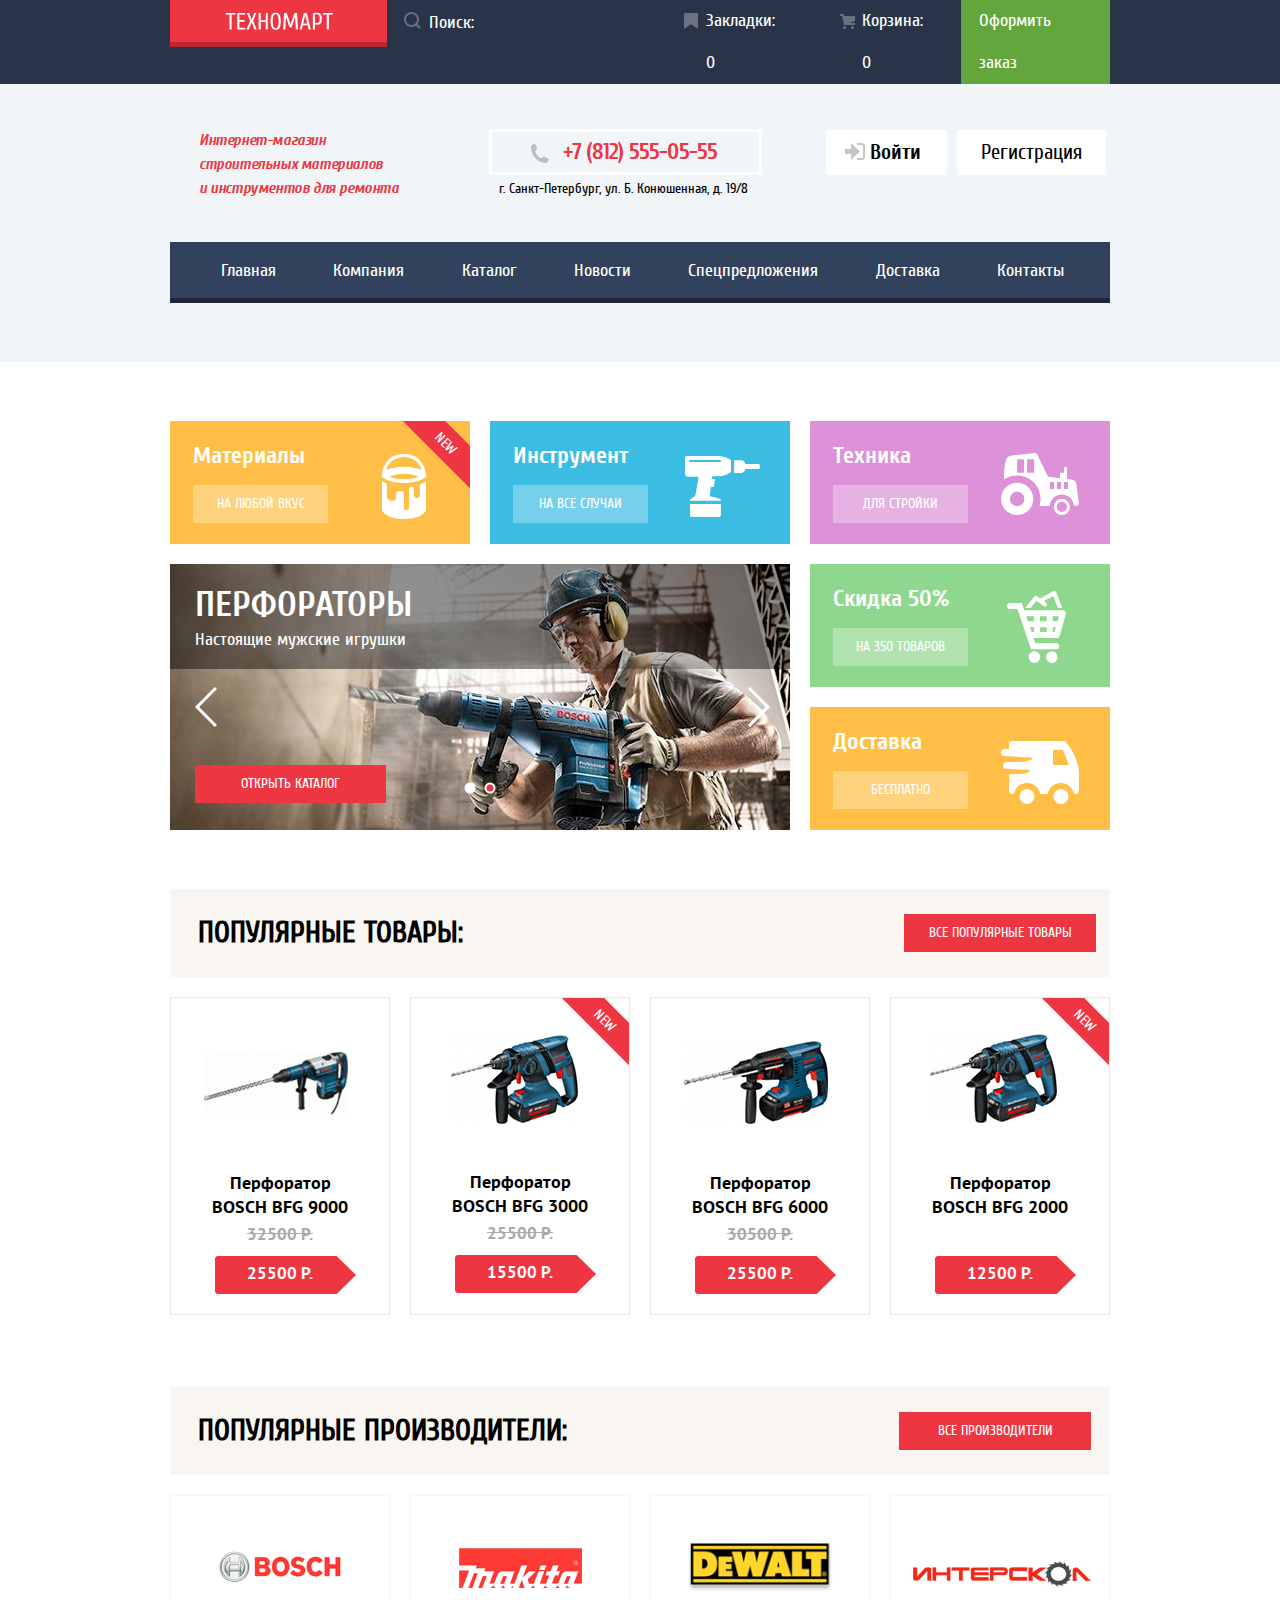
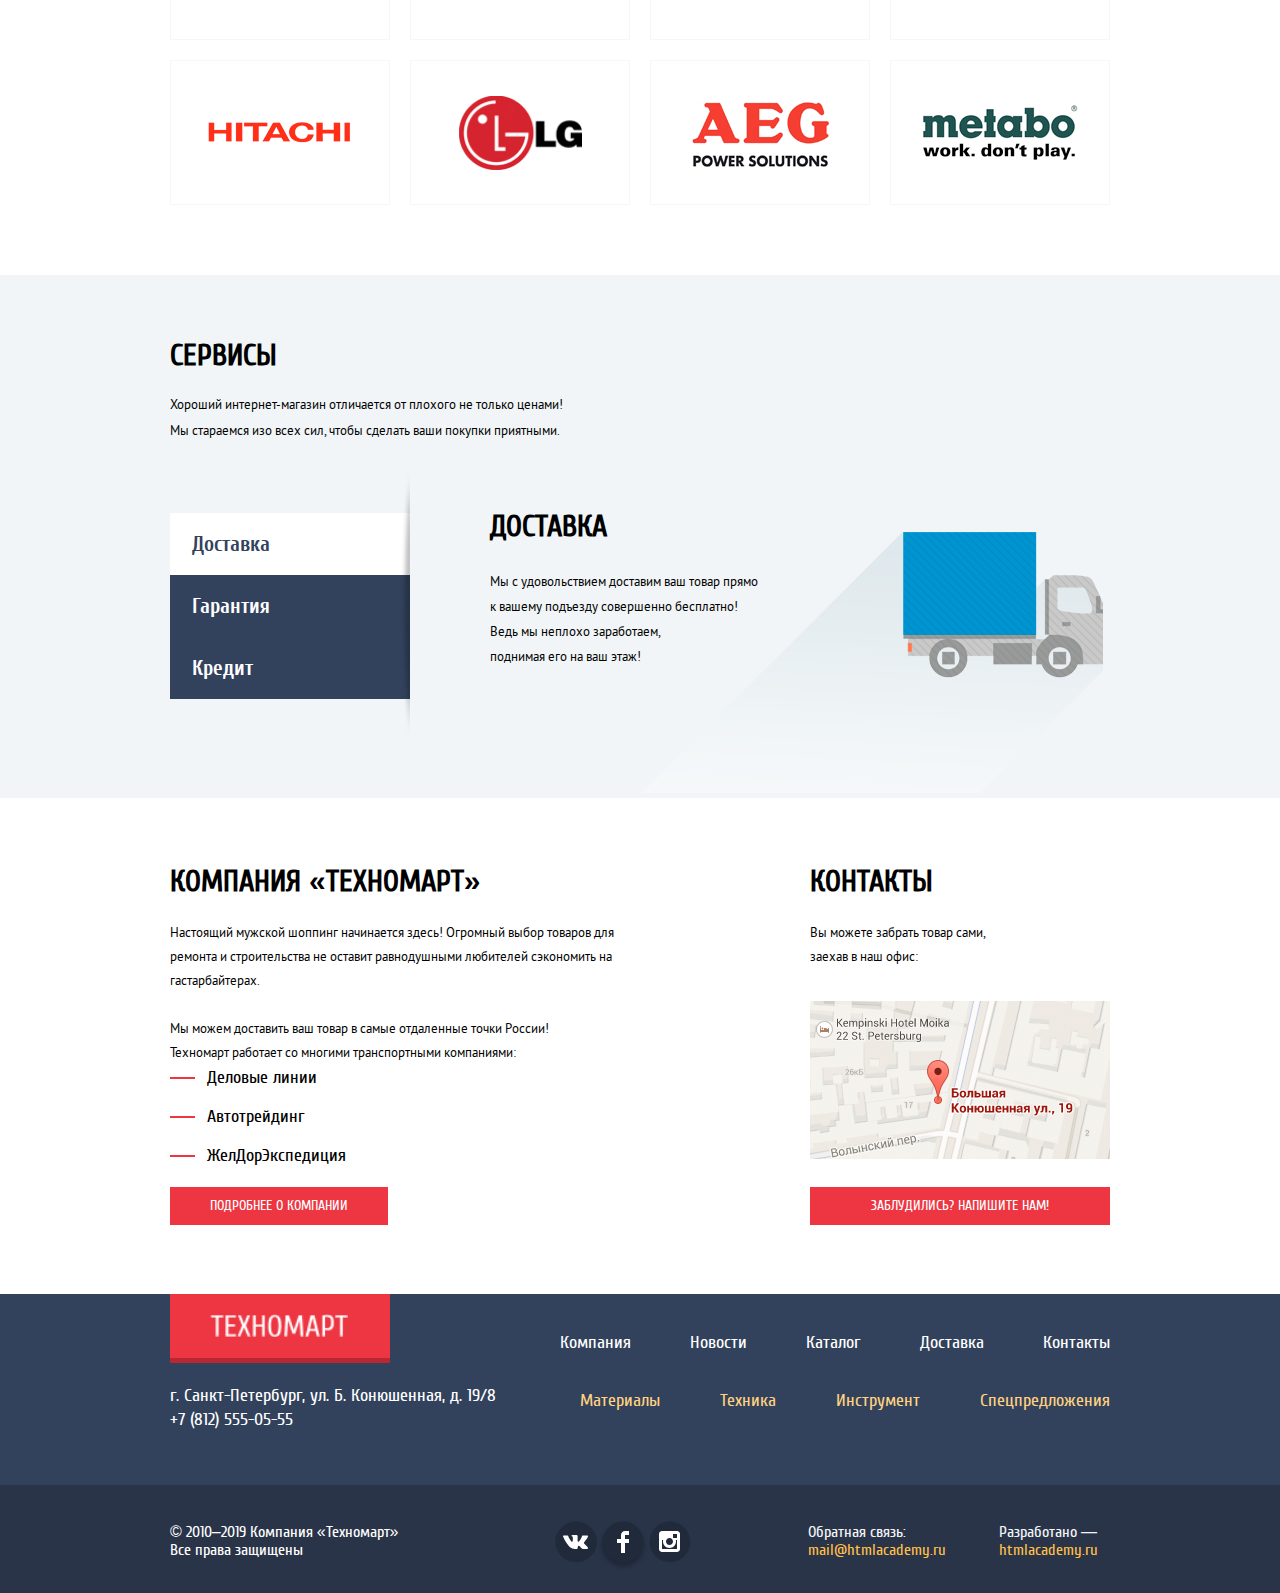
<file: index.html>
<!DOCTYPE html>
<html lang="ru">
  <head>
    <meta charset="utf-8">
    <title>HTML Academy: Техномарт</title>
    <link rel="stylesheet" href="css/normalize.css">
    <link rel="stylesheet" href="css/minify-style.css">
  </head>
  <body>
    <header class="header">
      <div class="header-top">
        <div class="header-top-container">
          <a class="logo-container"><span class="visually-hidden">Техномарт</span>
            <img src="img/logo-technomart.png" alt="Техномарт" class="logo-img" width="108" height="17">
          </a>
          <div class="header-search">
            <form action="https://echo.htmlacademy.ru">
             <label><input type="search" name="search" placeholder="Поиск:"></label>
             <button class="search-button" type="submit" value="Найти" aria-label="Поиск по запросу">
              <svg xmlns="http://www.w3.org/2000/svg" width="17" height="17" viewBox="0 0 17 17">
                <path d="M17 15.586l-3.542-3.542A7.465 7.465 0 0 0 15 7.5 7.5 7.5 0 1 0 7.5 15c1.71 0 3.282-.579 4.544-1.542L15.586 17 17 15.586zM2 7.5C2 4.467 4.467 2 7.5 2 10.532 2 13 4.467 13 7.5c0 3.032-2.468 5.5-5.5 5.5A5.506 5.506 0 0 1 2 7.5z"/>
              </svg>
              </button>
             </form>
          </div>
          <div class="header-actions-container">
            <a class="bookmarks" href="#">Закладки: 0</a>
            <a class="basked" href="#">Корзина: 0</a>
            <a class="checkout" href="#">Оформить заказ</a>
          </div>
         </div>
         </div>
         <div class="header-bottom main-header">
            <span class="info-text-header">Интернет-магазин <br> строительных материалов <br> и инструментов для ремонта</span>
            <div class="header-contacts">
              <div class="header-phone-container">
                <a class="header-phone" href="tel:+78125550555">+7 (812) 555-05-55</a>
              </div>
              <span class="header-address">г. Санкт-Петербург, ул. Б. Конюшенная, д. 19/8</span>
            </div>
            <div class="buttons-container">
              <a class="sing-in-link" href="#">
                <svg class="svg-sing-in" xmlns="http://www.w3.org/2000/svg" width="20" height="17" viewBox="0 0 20 17">
                  <path d="M14.875 8.5L6 0v6H0v5h6v6z"/>
                  <path d="M16.986 15.01h-5.027V17h5.027c2.178 0 3.004-1.81 3.029-3.026V3.028C19.99 1.811 19.164 0 16.986 0h-5.027v1.99h5.027c.839 0 .992.681 1.01 1.057v10.904c-.017.376-.171 1.059-1.01 1.059z"/>
                </svg>
                 Войти
                </a>
                <a class="registration-link" href="#">Регистрация</a>
            </div>
         </div>
         <nav class="header-nav">
           <ul class="nav-list">
              <li class="header-nav-item">
                <a class="header-nav-link" href="#">Главная</a>
              </li>
              <li class="header-nav-item">
                <a class="header-nav-link" href="#">Компания</a>
             </li>
              <li class="header-nav-item">
                <a class="header-nav-link" href="catalog.html">Каталог</a>
              </li>
              <li class="header-nav-item">
               <a class="header-nav-link" href="#">Новости</a>
              </li>
              <li class="header-nav-item">
                <a class="header-nav-link" href="#">Спецпредложения</a>
             </li>
              <li class="header-nav-item">
               <a class="header-nav-link" href="#">Доставка</a>
             </li>
             <li class="header-nav-item">
               <a class="header-nav-link" href="#">Контакты</a>
             </li>
           </ul>
          </nav>
         </header>
         <main class="index-main">
           <div class="main-nav-catalog">
            <div class="top-main-nav">
              <div class="main-nav-container color-yellow-yellow new">
                <h2 class="title-item-container">Материалы</h2>
                <a class="descr-text item-description" href="#">на любой вкус</a>
                <div class="catalog-left-image">Картинка для блока</div>
              </div>
              <div class="main-nav-container color-blue">
                <h2 class="title-item-container">Инструмент</h2>
                <a class=" descr-text item-description" href="#">на все случаи</a>
                <div class="catalog-center-image">Картинка для блока</div>
              </div>
              <div class="main-nav-container color-lilac">
                <h2 class="title-item-container">Техника</h2>
                <a class="descr-text item-description" href="#">для стройки</a>
                <div class="catalog-right-image">Картинка для блока</div>
              </div>
             </div>
             <div class="bottom-main-nav">
              <div class="slider">
                <div class="slides">
                  <div class="slide-drill ">
                    <div class="slider-title">
                      <h2 class="slide-heading">Дрели</h2>
                      <p class="slide-description">Соседям на радость!</p>
                    </div>
                    <a class="slider-btn btn btn-text" href="#">Открыть каталог</a>
                  </div>
                  <div class="slide-hummer active">
                    <div class="slider-title">
                      <h2 class="slide-heading">Перфораторы</h2>
                      <p class="slide-description">Настоящие мужские игрушки</p>
                    </div>
                    <a class="slider-btn btn btn-text" href="#">Открыть каталог</a>
                  </div>
                </div>
                <div class="slider-controls">
                  <button class="slider-arrow slider-arrow-left">
                    <svg xmlns="http://www.w3.org/2000/svg" width="22" height="40" viewBox="0 0 22 40">
                      <path fill="#FFF" d="M19.83-.035l2.089 2.099L4.13 19.947l17.847 17.939-2.09 2.099L-.048 19.947z"/>
                    </svg>
                  </button>
                  <button class="slider-arrow slider-arrow-right">
                    <svg xmlns="http://www.w3.org/2000/svg" width="22" height="40" viewBox="0 0 22 40">
                      <path fill="#FFF" d="M2.098-.035L.009 2.064l17.789 17.883L-.048 37.886l2.089 2.099 19.935-20.038z"/>
                    </svg>
                  </button>
                  <ul class="slider-pagination">
                    <li class="slider-pagination-item active-slide"></li>
                    <li class="slider-pagination-item "></li>
                  </ul>
                </div>
              </div>
               <div class="bottom-aside-container">
                <div class="main-nav-container color-green">
                  <h2 class="title-item-container">Скидка 50%</h2>
                  <a class="descr-text item-description" href="#">на 350 товаров</a>
                  <div class="catalog-top-image">Картинка для блока</div>
                </div>
                <div class="main-nav-container color-yellow">
                  <h2 class="title-item-container">Доставка</h2>
                  <a class="descr-text item-description" href="#">бесплатно</a>
                  <div class="catalog-bottom-image">Картинка для блока</div>
                </div>
              </div>
             </div>
            </div>
            <div class="main-popular-goods">
             <div class="popular-goods-container">
                <div class="header-text popular-text">
                 <h2>Популярные товары:</h2>
                  <a class="btn btn-text" href="#">Все популярные товары</a>
                </div>
                <div class="popular-goods-wrapp">
                  <div class="product-item-container">
                    <div class="product-item">
                      <img class="product-6000" src="img/bfg9000.jpg" alt="Перфоратор BOSCH" width="144" height="128">
                      <p class="title-item"> <a class="title-item-link" href="#">Перфоратор BOSCH BFG 9000</a></p>
                      <span class="price-item-crossed">32500 Р.</span>
                      <span class="price-product"><a class="price-product-container" href="#">25500 Р.</a></span>
                      <div class="hover-container-item">
                        <div class="buy"><a class="buy-product-link" href="#">Купить</a></div>
                        <div class="bookmark"><a class="in-bookmarks-link" href="#">В закладки</a></div>
                      </div>
                    </div>
                  </div><div class="product-item-container new-container">
                    <div class="product-item">
                      <img class="product-3000" src="img/bfg3000.jpg" alt="Перфоратор BOSCH" width="127" height="112">
                      <p class="title-item"> <a class="title-item-link" href="#">Перфоратор BOSCH BFG 3000</a></p>
                      <span class="price-item-crossed">25500 Р.</span>
                      <span class="price-product"><a class="price-product-container" href="#">15500 Р.</a></span>
                      <div class="hover-container-item">
                        <div class="buy"><a class="buy-product-link" href="#">Купить</a></div>
                        <div class="bookmark"><a class="in-bookmarks-link" href="#">В закладки</a></div>
                      </div>
                    </div>
                  </div><div class="product-item-container">
                    <div class="product-item">
                      <img class="product-6000" src="img/bfg6000.jpg" alt="Перфоратор BOSCH" width="144" height="128">
                      <p class="title-item"> <a class="title-item-link" href="#">Перфоратор BOSCH BFG 6000</a></p>
                      <span class="price-item-crossed">30500 Р.</span>
                      <span class="price-product"><a class="price-product-container" href="#">25500 Р.</a></span>
                      <div class="hover-container-item">
                        <div class="buy"><a class="buy-product-link" href="#">Купить</a></div>
                        <div class="bookmark"><a class="in-bookmarks-link" href="#">В закладки</a></div>
                      </div>
                    </div>
                  </div><div class="product-item-container new-container">
                    <div class="product-item">
                      <img class="product-2000" src="img/bfg2000.jpg" alt="Перфоратор BOSCH" width="127" height="112">
                      <p class="title-item"> <a class="title-item-link" href="#">Перфоратор BOSCH BFG 2000</a></p>
                      <span class="price-item-crossed"></span>
                      <span class="price-product"><a class="price-product-container" href="#">12500 Р.</a></span>
                      <div class="hover-container-item">
                        <div class="buy"><a class="buy-product-link" href="#">Купить</a></div>
                        <div class="bookmark"><a class="in-bookmarks-link" href="#">В закладки</a></div>
                      </div>
                    </div>
                  </div>
                </div>
             </div>
           </div>
           <div class="main-popular-manufacturer">
            <div class="header-text manufacturer-text">
              <h2 class="popular-manufacturer-heading">Популярные производители:</h2>
              <a class="btn btn-text" href="#">Все производители</a>
             </div>
            <div class="main-manufacturer-list">
             <div class="manufacturer-item">
               <a class="manufacturer-link" href="#">
               <img src="img/bosch.jpg" alt="Bosch" width="126" height="37">
               </a>
             </div>
             <div class="manufacturer-item">
               <a class="manufacturer-link" href="#">
               <img src="img/makita.jpg" alt="Makita" width="123" height="40">
               </a>
             </div>
             <div class="manufacturer-item">
               <a class="manufacturer-link" href="#">
               <img src="img/dewalt.jpg" alt="Dewalt" width="146" height="44">
               </a>
             </div>
             <div class="manufacturer-item">
               <a class="manufacturer-link" href="#">
               <img src="img/interskol.jpg" alt="Интерскол" width="200" height="88">
               </a>
             </div>
             <div class="manufacturer-item">
               <a class="manufacturer-link" href="#">
               <img src="img/hitachi.jpg" alt="Hitachi" width="169" height="31">
               </a>
             </div>
             <div class="manufacturer-item">
               <a class="manufacturer-link" href="#">
               <img src="img/lg.jpg" alt="Lg" width="123" height="73">
               </a>
             </div>
             <div class="manufacturer-item">
               <a class="manufacturer-link" href="#">
               <img src="img/aeg.jpg" alt="Aeg" width="151" height="96">
               </a>
             </div>
             <div class="manufacturer-item">
               <a class="manufacturer-link" href="#">
               <img src="img/melabo.jpg" alt="Metabo" width="204" height="69">
               </a>
             </div>
            </div>
           </div>
           <div class="main-container-services">
            <div class="services-container">
                <div class="service-heading">
                  <h2 class="top-heading-services">Сервисы</h2>
                  <p class="top-description-services">Хороший интернет-магазин отличается от плохого не только ценами!</p>
                  <p class=" ">Мы стараемся изо всех сил, чтобы сделать ваши покупки приятными.</p>
                </div>
                <div class="tab-container">
                  <div class="tabs-nav">
                  <ul>
                    <li class="tab-1 active-list">
                     <span>Доставка</span>
                    </li>
                    <li class="tab-2 ">
                      <span>Гарантия</span>
                    </li>
                    <li class="tab-3 ">
                      <span>Кредит</span>
                    </li>
                  </ul>
                 </div>
                 <section class="tabs-content">
                  <div class="tab1 active">
                      <h2 class="bottom-heading-container">Доставка</h2>
                      <p class=" text-services delivery-description">Мы с удовольствием доставим ваш товар прямо <br>
                        к вашему подъезду совершенно бесплатно!<br>
                        Ведь мы неплохо заработаем,<br>
                        поднимая его на ваш этаж!</p>
                    </div>
                    <div class="tab2 ">
                      <h2 class="bottom-heading-container">Гарантия</h2>
                      <p class=" text-services guarantee-description">Если купленный у нас товар поломается или заискрит,<br>
                         а также в случае пожара, спровоцированного его <br>
                         возгоранием, вы всегда можете быть уверены в нашей <br>
                         гарантии. Мы обменяем сгоревший товар на новый.<br>
                         Дом уж восстановите как-нибудь сами.</p>
                    </div>
                    <div class="tab3 ">
                      <h2 class="bottom-heading-container">Кредит</h2>
                      <p class="text-services credit-description">Залезть в долговую яму стало проще!<br>
                         Кредитные консультанты придут вам на помощь.</p>
                      <a class="credit-btn btn btn-text" href="#">Отправить заявку</a>
                    </div>
                  </section>
                </div>
             </div>
            </div>

           <div class="main-bottom-container">
             <div class="left-info-container">
               <h2 class="info-title">Компания «Техномарт»</h2>
               <p class="info-text">Настоящий мужской шоппинг начинается здесь! Огромный выбор товаров для ремонта и строительства не оставит равнодушными любителей сэкономить на гастарбайтерах.</p>
               <p class="info-text">Мы можем доставить ваш товар в самые отдаленные точки России!<br>
                 Техномарт работает со многими транспортными компаниями:</p>
                <ul>
                  <li class="main-info-item">
                    <span>Деловые линии</span>
                  </li>
                  <li class="main-info-item">
                   <span>Автотрейдинг</span>
                  </li>
                  <li class="main-info-item">
                   <span>ЖелДорЭкспедиция</span>
                  </li>
                 </ul>
                  <a class="btn btn-text" href="#">Подробнее о компании</a>
             </div>
             <div class="right-info-container">
               <h2 class="info-title">Контакты</h2>
               <p class="info-text">Вы можете забрать товар сами,<br> заехав в наш офис:</p>
               <img class="map-btn" src="img/mini-map.png" alt="Way to office" width="300" height="158">
               <a class="modal-link btn btn-text" href="#">Заблудились? Напишите нам!</a>
             </div>
           </div>
         </main>
         <footer class="footer">
           <div class="footer-top">
             <div class="footer-top-container">
               <a class="logo-container footer-logo" href="#"><span class="visually-hidden">Техномарт</span>
                <img src="img/logo-technomart.png" alt="Техномарт" class="logo-img" width="138" height="23">
               </a>
               <div class="footer-info">
                  <ul class="footer-info-container">
                    <li class="footer-info-item">
                      <a class="footer-info-link" href="#">Компания</a>
                    </li>
                    <li class="footer-info-item">
                      <a class="footer-info-link" href="#">Новости</a>
                    </li>
                    <li class="footer-info-item">
                      <a class="footer-info-link" href="catalog.html">Каталог</a>
                    </li>
                    <li class="footer-info-item">
                      <a class="footer-info-link" href="#">Доставка</a>
                    </li>
                    <li class="footer-info-item">
                      <a class="footer-info-link" href="#">Контакты</a>
                    </li>
                   </ul>
                </div>
               </div>
               <div class="footer-middle-container">
                 <div class="footer-contacts">
                   <span class="footer-address">г. Санкт-Петербург, ул. Б. Конюшенная, д. 19/8</span>
                   <a class="footer-phone" href="tel:+78125550555">+7 (812) 555-05-55</a>
                 </div>
                 <div class="footer-equip">
                  <ul class="footer-equip-container">
                    <li class="footer-equip-item">
                      <a class="footer-equip-link" href="#">Материалы</a>
                    </li>
                    <li class="footer-equip-item">
                      <a class="footer-equip-link" href="#">Техника</a>
                    </li>
                    <li class="footer-equip-item">
                      <a class="footer-equip-link" href="#">Инструмент</a>
                    </li>
                    <li class="footer-equip-item">
                      <a class="footer-equip-link" href="#">Спецпредложения</a>
                    </li>
                   </ul>
                </div>
              </div>
               </div>
               <div class="footer-bottom">
                 <div class="footer-bottom-container">
                   <span class="footer-rights">© 2010–2019 Компания «Техномарт» <br> Все права защищены</span>
                    <div class="social-networks-logo">
                      <ul class="social-list">
                        <li class="social-list-item">
                          <a class="social-list-link" href="#" target="_blank">
                            <svg width="44" height="44" viewBox="0 0 44 44"  xmlns="http://www.w3.org/2000/svg">
                              <path fill-rule="evenodd" clip-rule="evenodd" d="M22.1627 1.4839C33.6533 1.4839 42.9683 10.5873 42.9683 21.8169C42.9683 33.0461 33.6533 42.1494 22.1627 42.1494C10.6721 42.1494 1.35714 33.0461 1.35714 21.8169C1.35714 10.5873 10.6721 1.4839 22.1627 1.4839Z"/>
                              <path d="M24.5403 25.7281C25.4609 25.4384 26.6395 27.6406 27.8943 28.4834C28.836 29.1219 29.5573 28.9841 29.5573 28.9841L32.9017 28.9372C32.9017 28.9372 34.6495 28.8322 33.8232 27.4803C33.7549 27.3678 33.3389 26.4781 31.334 24.6472C29.2376 22.7319 29.5217 23.0422 32.0456 19.7309C33.5835 17.7125 34.1988 16.4797 34.0062 15.9547C33.8213 15.4494 32.6918 15.5806 32.6918 15.5806L28.9237 15.6059C28.5568 15.6069 28.2458 15.7175 28.1042 16.0887C28.1013 16.0925 27.5062 17.6506 26.7127 18.9753C25.0362 21.7775 24.3669 21.9266 24.0896 21.7512C23.4531 21.3453 23.6139 20.1228 23.6139 19.2537C23.6139 16.5378 24.0299 15.4053 22.7992 15.1128C22.388 15.0153 22.0876 14.9516 21.0389 14.9422C19.6985 14.9225 18.5603 14.9422 17.9151 15.2506C17.4866 15.4597 17.1582 15.9181 17.3575 15.9444C17.6079 15.9772 18.1693 16.0944 18.4697 16.4937C18.8559 17.0112 18.8443 18.1709 18.8443 18.1709C18.8443 18.1709 19.0649 21.3687 18.3243 21.7653C17.8159 22.0372 17.1206 21.4822 15.6252 18.9378C14.8615 17.6366 14.2847 16.1984 14.2847 16.1984C14.2847 16.1984 14.173 15.9312 13.9708 15.785C13.73 15.6116 13.393 15.5562 13.393 15.5562L9.81656 15.5787C9.81656 15.5787 9.27923 15.5937 9.08182 15.8244C8.90656 16.0287 9.06738 16.4506 9.06738 16.4506C9.06738 16.4506 11.8686 22.9016 15.0406 26.1509C17.9488 29.1341 21.2537 28.9362 21.2537 28.9362H22.7511C22.7511 28.9362 23.2027 28.8856 23.4338 28.6437C23.6495 28.4187 23.6399 27.9959 23.6399 27.9959C23.6399 27.9959 23.61 26.0187 24.5403 25.7281Z" fill="white"/>
                              </svg>
                            <span class="visually-hidden">Vkontakte</span>
                          </a>
                        </li>
                        <li class="social-list-item">
                          <a class="social-list-link" href="#" target="_blank">
                            <svg width="50" height="51" viewBox="0 0 50 51" xmlns="http://www.w3.org/2000/svg">
                              <g filter="url(#filter0_d)">
                              <path fill-rule="evenodd" clip-rule="evenodd" d="M24.8938 1.4839C36.1232 1.4839 45.2265 10.5873 45.2265 21.8169C45.2265 33.0461 36.1232 42.1494 24.8938 42.1494C13.6643 42.1494 4.56108 33.0461 4.56108 21.8169C4.56108 10.5873 13.6643 1.4839 24.8938 1.4839Z"/>
                              </g>
                              <path d="M31 15V11H27C24.7909 11 23 12.7909 23 15V19H19V23H23V33H27V23H31V19H27V15H31Z" fill="white"/>
                              <defs>
                              <filter id="filter0_d" x="0.561035" y="1.48389" width="48.6655" height="48.6656" filterUnits="userSpaceOnUse" color-interpolation-filters="sRGB">
                              <feFlood flood-opacity="0" result="BackgroundImageFix"/>
                              <feColorMatrix in="SourceAlpha" type="matrix" values="0 0 0 0 0 0 0 0 0 0 0 0 0 0 0 0 0 0 127 0"/>
                              <feOffset dy="4"/>
                              <feGaussianBlur stdDeviation="2"/>
                              <feColorMatrix type="matrix" values="0 0 0 0 0 0 0 0 0 0 0 0 0 0 0 0 0 0 0.25 0"/>
                              <feBlend mode="normal" in2="BackgroundImageFix" result="effect1_dropShadow"/>
                              <feBlend mode="normal" in="SourceGraphic" in2="effect1_dropShadow" result="shape"/>
                              </filter>
                              </defs>
                              </svg>
                            <span class="visually-hidden">Facebook</span>
                          </a>
                        </li>
                        <li class="social-list-item">
                          <a class="social-list-link" href="#" target="_blank">
                            <svg width="44" height="44" viewBox="0 0 44 44" xmlns="http://www.w3.org/2000/svg">
                              <path fill-rule="evenodd" clip-rule="evenodd" d="M21.8938 1.4839C33.1233 1.4839 42.2265 10.5873 42.2265 21.8169C42.2265 33.0461 33.1233 42.1494 21.8938 42.1494C10.6643 42.1494 1.56112 33.0461 1.56112 21.8169C1.56112 10.5873 10.6643 1.4839 21.8938 1.4839Z"  />
                              <path fill-rule="evenodd" clip-rule="evenodd" d="M14 11H29C30.65 11 32 12.35 32 14V29C32 30.65 30.65 32 29 32H14C12.35 32 11 30.65 11 29V14C11 12.35 12.35 11 14 11ZM25 21.5C25 19.57 23.43 18 21.5 18C19.57 18 18 19.57 18 21.5C18 23.43 19.57 25 21.5 25C23.43 25 25 23.43 25 21.5ZM14 29V20H15.181C15.0626 20.4913 15.0019 20.9947 15 21.5C15 25.0899 17.9101 28 21.5 28C25.0899 28 28 25.0899 28 21.5C27.9986 20.9946 27.9379 20.4912 27.819 20H29V29H14ZM25 18H29V14H25V18Z" fill="white"/>
                              </svg>
                          <span class="visually-hidden">Instagram</span></a>
                        </li>
                      </ul>
                    </div>
                    <div class="footer-developer">
                      <div class="creator"><span>Обратная связь: </span> <a href="mailto:mail@htmlacademy.ru?" target="_blank" >mail@htmlacademy.ru</a></div>
                      <div class="creator"><span>Разработано  — </span> <a href="https://htmlacademy.ru/" target="_blank">htmlacademy.ru</a></div>
                    </div>
                 </div>
               </div>
            </footer>
            <div class="popup-order">
              <button class="popup-close-btn" aria-label="Закрыть">
                  <svg enable-background="new 0 0 21 21" width="22" height="21" viewBox="0 0 21 21" xmlns="http://www.w3.org/2000/svg"><path d="m13.273 10.5 7.422-7.422c.389-.389.389-1.025 0-1.414l-1.359-1.359c-.389-.389-1.025-.389-1.414 0l-7.422 7.422-7.422-7.422c-.389-.389-1.025-.389-1.414 0l-1.359 1.359c-.389.389-.389 1.025 0 1.414l7.422 7.422-7.421 7.422c-.389.389-.389 1.025 0 1.414l1.359 1.359c.389.389 1.025.389 1.414 0l7.422-7.422 7.422 7.422c.389.389 1.025.389 1.414 0l1.359-1.359c.389-.389.389-1.025 0-1.414z" fill="#ee3643"/></svg>
                </button>
              <form class="popup-form" action="https://echo.htmlacademy.ru" method="post">
                <div class="popup-container">
                  <div class="popup-input">
                  <label for="massage-name">Ваше имя:</label>
                  <input class="name-user" id="massage-name" type="text" name="name" placeholder="Имя Фамилия">
                </div>
                <div class="popup-input">
                 <label for="massage-email">Ваш e-mail:</label>
                 <input class="email-user" id="massage-email" type="email" name="email" placeholder="email@example.com">
                </div>
               </div>
               <div class="popup-input-text">
                 <label for="massage-text">Текст письма:</label>
                 <textarea id="massage-text" name="massage-text" placeholder="В свободной форме"></textarea>
                </div>
                <div class="popup-button-container">
                  <button class="btn btn-text" type="submit" aria-label="Отправить">Отправить</button>
                </div>
              </form>
             </div>
            <section class="modal-map modal">
              <button class="map-close-btn" aria-label="Закрыть">
                <svg height="21" viewBox="0 0 21 21" width="21" xmlns="http://www.w3.org/2000/svg"><path d="m13.273 10.5 7.422-7.422c.389-.389.389-1.025 0-1.414l-1.359-1.359c-.389-.389-1.025-.389-1.414 0l-7.422 7.422-7.422-7.422c-.389-.389-1.025-.389-1.414 0l-1.359 1.359c-.389.389-.389 1.025 0 1.414l7.422 7.422-7.421 7.422c-.389.389-.389 1.025 0 1.414l1.359 1.359c.389.389 1.025.389 1.414 0l7.422-7.422 7.422 7.422c.389.389 1.025.389 1.414 0l1.359-1.359c.389-.389.389-1.025 0-1.414z" fill="#ee3643"/></svg>
              </button>
              <h2 class="visually-hidden">Как до нас добраться</h2>
              <iframe src="https://www.google.com/maps/embed?pb=!1m18!1m12!1m3!1d1998.6037999040354!2d30.322010416394033!3d59.938716271971415!2m3!1f0!2f0!3f0!3m2!1i1024!2i768!4f13.1!3m3!1m2!1s0x4696310fca5ba729%3A0xea9c53d4493c879f!2sBolshaya+Konyushennaya+ul.%2C+19%2C+Sankt-Peterburg%2C+Russia%2C+191186!5e0!3m2!1sen!2s!4v1441888483426" width="943" height="449" allowfullscreen title="Офис компании по адресу ул. Большая Конюшенная 19/8, Санкт-Петербург"></iframe>
            </section>
            <script src="js/minify-modal.js"></script>
         </body>
      </html>
</file>
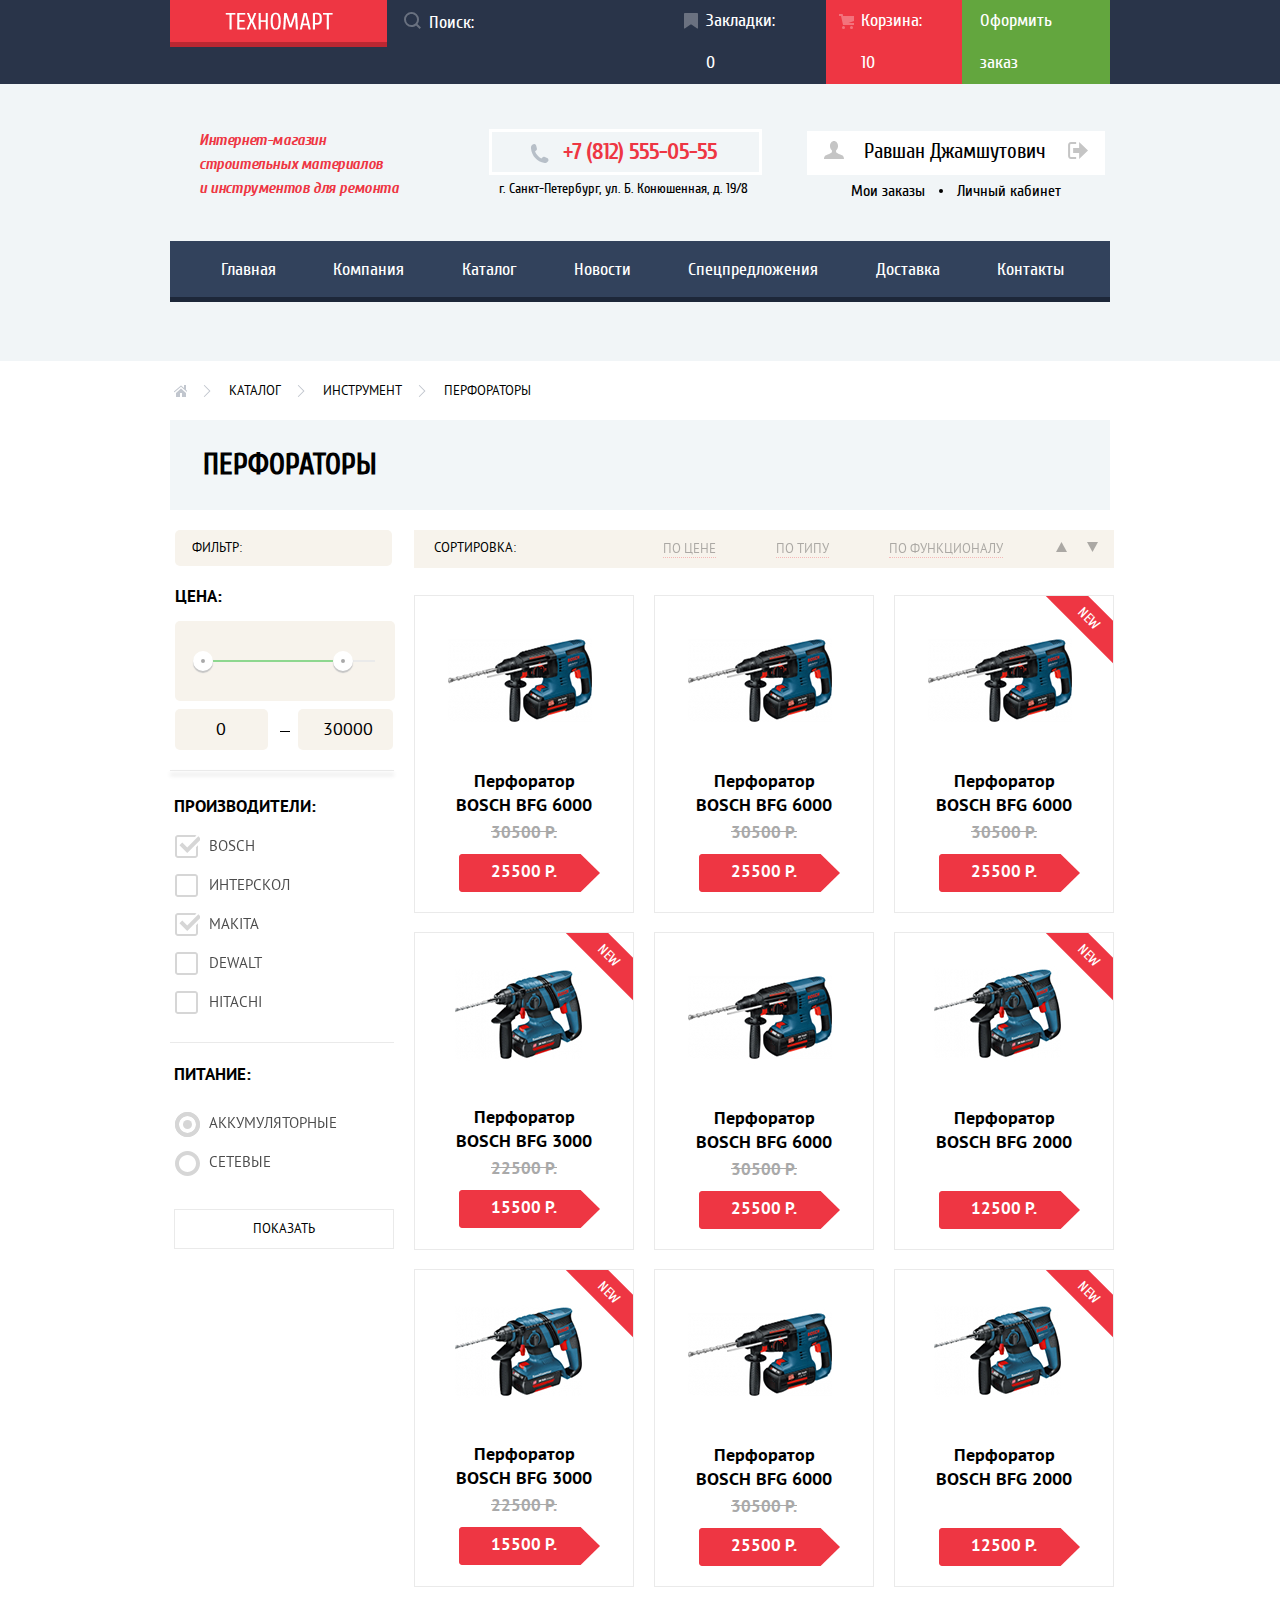
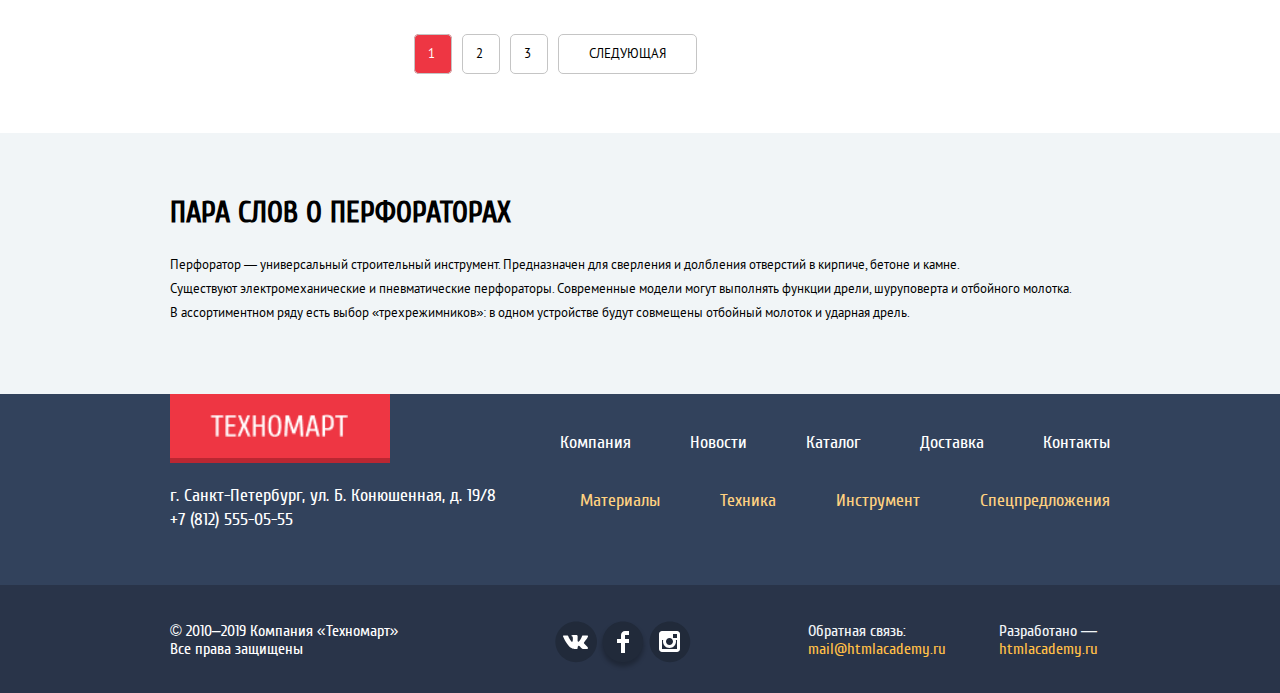
<file: catalog.html>
<!DOCTYPE html>
<html lang="ru">
  <head>
    <meta charset="utf-8">
    <title>HTML Academy: Техномарт</title>
    <link rel="stylesheet" href="css/normalize.css">
    <link rel="stylesheet" href="css/minify-style.css">
  </head>
  <body>
    <header class="header">
      <div class="header-top">
        <div class="header-top-container">
          <a class="logo-container" href="index.html">
            <span class="visually-hidden">Техномарт</span>
            <img src="img/logo-technomart.png" alt="Техномарт" class="logo-img" width="108" height="17">
          </a>
          <div class="header-search">
            <form action="https://echo.htmlacademy.ru">
             <label><input type="search" name="search" placeholder="Поиск:"></label>
             <button class="search-button" type="submit" value="Найти">
              <svg xmlns="http://www.w3.org/2000/svg" width="17" height="17" viewBox="0 0 17 17">
                <path d="M17 15.586l-3.542-3.542A7.465 7.465 0 0 0 15 7.5 7.5 7.5 0 1 0 7.5 15c1.71 0 3.282-.579 4.544-1.542L15.586 17 17 15.586zM2 7.5C2 4.467 4.467 2 7.5 2 10.532 2 13 4.467 13 7.5c0 3.032-2.468 5.5-5.5 5.5A5.506 5.506 0 0 1 2 7.5z"/>
              </svg>
              </button>
             </form>
          </div>
          <div class="header-actions-container">
            <a class="bookmarks" href="#">Закладки: 0</a>
            <a class="basked-red" href="#">Корзина: 10</a>
            <a class="checkout" href="#">Оформить заказ</a>
          </div>
        </div>
        </div>
        <div class="header-bottom">
          <span class="info-text-header">Интернет-магазин <br> строительных материалов <br> и инструментов для ремонта</span>
          <div class="header-contacts">
            <div class="header-phone-container">
              <a class="header-phone" href="tel:+78125550555">+7 (812) 555-05-55</a>
            </div>
            <span class="header-address">г. Санкт-Петербург, ул. Б. Конюшенная, д. 19/8</span>
          </div>
          <div class="account-user-container">
            <div class="user-name-container">
             <a href="#">
              <span class="visually-hidden">Личный кабинет</span>
              <svg xmlns="http://www.w3.org/2000/svg" width="20" height="18" viewBox="0 0 20 18">
               <path d="M17.881 14.166c-2.144-.735-4.256-1.666-5.207-2.39-.657-.501-.77-1.618-.517-2.415 1.118-.903 1.864-2.477 1.864-4.278C14.021 2.276 12.221 0 10 0S5.979 2.276 5.979 5.083c0 1.801.746 3.374 1.863 4.277.253.798.141 1.915-.517 2.416-.95.724-3.063 1.654-5.207 2.39S0 18 0 18h20s.025-3.099-2.119-3.834z"/>
              </svg>
             </a>
             <a class="user-name" href="#">Равшан Джамшутович</a>
             <a href="#">
               <span class="visually-hidden">Выход</span>
               <svg xmlns="http://www.w3.org/2000/svg" width="21" height="17" viewBox="0 0 21 17">
                   <path  d="M21 8.5L12.125 0v6h-6v5h6v6z"/>
                   <path  d="M3.106 13.952V3.048c.018-.376.171-1.057 1.01-1.057h5.027V0H4.116C1.938 0 1.112 1.81 1.087 3.027v10.946C1.112 15.189 1.938 17 4.116 17h5.027v-1.99H4.116c-.839 0-.992-.683-1.01-1.058z"/>
               </svg>
              </a>
            </div>
            <div class="links-container">
             <a class="personal-link" href="#">Мои заказы </a>
             <a class="personal-link" href="#">Личный кабинет</a>
            </div>
          </div>
          </div>
         <nav class="header-nav">
         <div class="nav-container">
          <div class="nav-list-container">
           <ul class="nav-list">
            <li class="header-nav-item">
              <a class="header-nav-link" href="index.html">Главная</a>
            </li>
            <li class="header-nav-item">
              <a class="header-nav-link" href="#">Компания</a>
           </li>
            <li class="header-nav-item">
              <a class="header-nav-link" href="catalog.html">Каталог</a>
            </li>
            <li class="header-nav-item">
             <a class="header-nav-link" href="#">Новости</a>
            </li>
            <li class="header-nav-item">
              <a class="header-nav-link" href="#">Спецпредложения</a>
           </li>
            <li class="header-nav-item">
             <a class="header-nav-link" href="#">Доставка</a>
           </li>
           <li class="header-nav-item">
             <a class="header-nav-link" href="#">Контакты</a>
           </li>
          </ul>
         </div>
        </div>
       </nav>
      </header>
      <main class="main">
        <div class="catalog-main-container">
          <div class="way-to-catalog">
            <a class="top-way-index" href="index.html"><span class="visually-hidden">Главная</span> </a>
            <ul>
              <li class="top-way-item">
               <a class="top-way-link" href="#">Каталог</a>
              </li>
              <li class="top-way-item">
                <a class="top-way-link" href="#">Инструмент</a>
              </li>
              <li class="top-way-item">
                <a class="top-way-link">Перфораторы</a>
              </li>
            </ul>
          </div>
          <div class="catalog-head-container">
            <h1 class="heding-text">Перфораторы</h1>
          </div>
          <div class="main-catalog">
            <aside class="aside-container">
              <div class="powered-container">
                <section class="form-container">
                 <div class="form-header">Фильтр:</div>
                 <form class="filter" action="https://echo.htmlacademy.ru" method="get">
                  <div class="range-filter">
                    <h3 class="price-filter">Цена:</h3>
                    <div class="range-controls">
                      <div class="scale">
                        <div class="bar" style="width: 80%;"></div>
                      </div>
                      <div class="toggle toggle-min" tabindex="0" style="left: 8%"></div>
                      <div class="toggle toggle-max" tabindex="0" style="left: 72%"></div>
                    </div>
                    <div class="price-controls">
                      <label class="min-price">
                        <input type="number" name="min-price" value="0">
                      </label>
                      <label class="max-price">
                        <input type="number" name="max-price" value="30000">
                      </label>
                    </div>
                  </div>
                  <div class="fieldset-container">
                    <fieldset class="checkbox">
                    <legend>Производители:</legend>
                     <ul>
                       <li class="input-item">
                         <input class="visually-hidden filter-checkbox" type="checkbox" name="Bosch" id="filter-bosch" checked>
                         <label for="filter-bosch">Bosch</label>
                       </li>
                       <li class="input-item">
                         <input class="visually-hidden filter-checkbox" type="checkbox" name="Interskol" id="filter-interskol">
                         <label for="filter-interskol">Интерскол</label>
                       </li>
                       <li class="input-item">
                         <input class="visually-hidden filter-checkbox" type="checkbox" name="Makita" id="filter-makita" checked>
                         <label for="filter-makita">Makita</label>
                       </li>
                       <li class="input-item">
                         <input class="visually-hidden filter-checkbox" type="checkbox" name="Dewalt" id="filter-dewalt">
                         <label for="filter-dewalt">Dewalt</label>
                       </li>
                       <li class="input-item">
                         <input class="visually-hidden filter-checkbox " type="checkbox" name="Hitachi" id="filter-hitachi">
                         <label for="filter-hitachi">Hitachi</label>
                       </li>
                     </ul>
                    </fieldset>
                    <fieldset class="radio">
                    <legend>Питание:</legend>
                      <ul>
                       <li class="input-item">
                         <input class="visually-hidden filter-radio" type="radio" name="powered" id="filter-battery" value="battery" checked>
                         <label for="filter-battery">Аккумуляторные</label>
                       </li>
                       <li class="input-item">
                         <input class="visually-hidden filter-radio" type="radio" name="powered" id="filter-cable" value="cable">
                         <label for="filter-cable">Сетевые</label>
                       </li>
                      </ul>
                    </fieldset>
                   </div>
                  <button type="submit">Показать</button>
                 </form>
               </section>
              </div>
             </aside>
             <div class="catalog-item-list">
               <div class="sorting">
                <span class="sorting-text">Сортировка:</span>
                <div class="sorting-buttons">
                  <button class="sorting-button sorting-button-price"><span>По цене</span></button>
                  <button class="sorting-button sorting-button-type"><span>По типу</span></button>
                  <button class="sorting-button sorting-button-function"><span>По функционалу</span></button>
                </div>
                <div class="buttons-direction">
                  <button class="to-up">
                    <span class="visually-hidden">Снизу вверх</span>
                    <svg xmlns="http://www.w3.org/2000/svg" width="11" height="10" viewBox="0 0 11 10">
                      <path d="M5.5 0L0 10h11z"/>
                    </svg>
                  </button>
                  <button class="to-down">
                    <span class="visually-hidden">Сверху вниз</span>
                    <svg xmlns="http://www.w3.org/2000/svg" width="11" height="10" viewBox="0 0 11 10">
                      <path d="M5.5 10L0 0h11"/>
                    </svg>
                  </button>
                 </div>
               </div>
                 <div class="product-item-container">
                   <div class="product-item">
                     <img class="product-6000" src="img/bfg6000.jpg" alt="Перфоратор BOSCH" width="144" height="128">
                     <p class="title-item"><a class="title-item-link" href="#">Перфоратор BOSCH BFG 6000</a></p>
                     <span class="price-item-crossed">30500 Р.</span>
                     <div class="price-product"><a class="price-product-container" href="#">25500 Р.</a></div>
                     <div class="hover-container-item">
                       <div class="buy">
                        <a class="buy-product-link" href="#"><svg xmlns="http://www.w3.org/2000/svg" width="15" height="15" viewBox="0 0 15 15"><circle fill="#ffffff" cx="4.5" cy="13.5" r="1.5"/><circle fill="#ffffff" cx="12.5" cy="13.5" r="1.5"/><path fill="#ffffff" d="M15 2H4.07l-.422-2H0v2h2.031l1.985 9H15V9H9.441L15 6.951z"/></svg>Купить</a></div>
                       <div class="bookmark"><a class="in-bookmarks-link" href="#">В закладки</a></div>
                     </div>
                   </div>
                 </div>
                 <div class="product-item-container">
                   <div class="product-item">
                     <img class="product-6000" src="img/bfg6000.jpg" alt="Перфоратор BOSCH" width="144" height="128">
                     <p class="title-item"> <a class="title-item-link" href="#">Перфоратор BOSCH BFG 6000</a></p>
                     <span class="price-item-crossed">30500 Р.</span>
                     <span class="price-product"><a class="price-product-container" href="#">25500 Р.</a></span>
                     <div class="hover-container-item">
                      <div class="buy">
                        <a class="buy-product-link" href="#">
                          <svg xmlns="http://www.w3.org/2000/svg" width="15" height="15" viewBox="0 0 15 15"><circle fill="#ffffff" cx="4.5" cy="13.5" r="1.5"/><circle fill="#ffffff" cx="12.5" cy="13.5" r="1.5"/><path fill="#ffffff" d="M15 2H4.07l-.422-2H0v2h2.031l1.985 9H15V9H9.441L15 6.951z"/></svg>
                          Купить</a></div>
                      <div class="bookmark"><a class="in-bookmarks-link" href="#">В закладки</a></div>
                    </div>
                   </div>
                 </div>
                 <div class="product-item-container new-container">
                   <div class="product-item">
                     <img class="product-6000" src="img/bfg6000.jpg" alt="Перфоратор BOSCH" width="144" height="128">
                     <p class="title-item"> <a class="title-item-link" href="#">Перфоратор BOSCH BFG 6000</a></p>
                     <span class="price-item-crossed">30500 Р.</span>
                     <span class="price-product"><a class="price-product-container" href="#">25500 Р.</a></span>
                     <div class="hover-container-item">
                      <div class="buy"><a class="buy-product-link" href="#">
                        <svg xmlns="http://www.w3.org/2000/svg" width="15" height="15" viewBox="0 0 15 15"><circle fill="#ffffff" cx="4.5" cy="13.5" r="1.5"/><circle fill="#ffffff" cx="12.5" cy="13.5" r="1.5"/><path fill="#ffffff" d="M15 2H4.07l-.422-2H0v2h2.031l1.985 9H15V9H9.441L15 6.951z"/></svg>
                        Купить</a></div>
                      <div class="bookmark"><a class="in-bookmarks-link" href="#">В закладки</a></div>
                    </div>
                   </div>
                 </div>
                 <div class="product-item-container new-container">
                   <div class="product-item">
                     <img class="product-3000" src="img/bfg3000.jpg" alt="Перфоратор BOSCH" width="127" height="112">
                     <p class="title-item"> <a class="title-item-link" href="#">Перфоратор BOSCH BFG 3000</a></p>
                     <span class="price-item-crossed">22500 Р.</span>
                     <span class="price-product"><a class="price-product-container" href="#">15500 Р.</a></span>
                     <div class="hover-container-item">
                       <div class="buy"><a class="buy-product-link" href="#">
                        <svg xmlns="http://www.w3.org/2000/svg" width="15" height="15" viewBox="0 0 15 15"><circle fill="#ffffff" cx="4.5" cy="13.5" r="1.5"/><circle fill="#ffffff" cx="12.5" cy="13.5" r="1.5"/><path fill="#ffffff" d="M15 2H4.07l-.422-2H0v2h2.031l1.985 9H15V9H9.441L15 6.951z"/></svg>
                        Купить</a></div>
                       <div class="bookmark"><a class="in-bookmarks-link" href="#">В закладки</a></div>
                     </div>
                   </div>
                 </div>
                 <div class="product-item-container">
                   <div class="product-item">
                     <img class="product-6000" src="img/bfg6000.jpg" alt="Перфоратор BOSCH" width="144" height="128">
                     <p class="title-item"> <a class="title-item-link" href="#">Перфоратор BOSCH BFG 6000</a></p>
                     <span class="price-item-crossed">30500 Р.</span>
                     <span class="price-product"><a class="price-product-container" href="#">25500 Р.</a></span>
                     <div class="hover-container-item">
                       <div class="buy"><a class="buy-product-link" href="#">Купить</a></div>
                       <div class="bookmark"><a class="in-bookmarks-link" href="#">В закладки</a></div>
                     </div>
                   </div>
                 </div>
                 <div class="product-item-container new-container">
                   <div class="product-item">
                     <img class="product-2000" src="img/bfg2000.jpg" alt="Перфоратор BOSCH" width="127" height="112">
                     <p class="title-item"> <a class="title-item-link" href="#">Перфоратор BOSCH BFG 2000</a></p>
                     <span class="price-item-crossed"></span>
                     <span class="price-product"><a class="price-product-container" href="#">12500 Р.</a></span>
                     <div class="hover-container-item">
                       <div class="buy"><a class="buy-product-link" href="#">
                        <svg xmlns="http://www.w3.org/2000/svg" width="15" height="15" viewBox="0 0 15 15"><circle fill="#ffffff" cx="4.5" cy="13.5" r="1.5"/><circle fill="#ffffff" cx="12.5" cy="13.5" r="1.5"/><path fill="#ffffff" d="M15 2H4.07l-.422-2H0v2h2.031l1.985 9H15V9H9.441L15 6.951z"/></svg>
                        Купить</a></div>
                       <div class="bookmark"><a class="in-bookmarks-link" href="#">В закладки</a></div>
                     </div>
                   </div>
                 </div>
                 <div class="product-item-container new-container">
                   <div class="product-item">
                     <img class="product-3000" src="img/bfg3000.jpg" alt="Перфоратор BOSCH" width="127" height="112">
                     <p class="title-item"><a class="title-item-link" href="#">Перфоратор BOSCH BFG 3000</a></p>
                     <span class="price-item-crossed">22500 Р.</span>
                     <span class="price-product"><a class="price-product-container" href="#">15500 Р.</a></span>
                     <div class="hover-container-item">
                       <div class="buy"><a class="buy-product-link" href="#">
                        <svg xmlns="http://www.w3.org/2000/svg" width="15" height="15" viewBox="0 0 15 15"><circle fill="#ffffff" cx="4.5" cy="13.5" r="1.5"/><circle fill="#ffffff" cx="12.5" cy="13.5" r="1.5"/><path fill="#ffffff" d="M15 2H4.07l-.422-2H0v2h2.031l1.985 9H15V9H9.441L15 6.951z"/></svg>
                        Купить</a></div>
                       <div class="bookmark"><a class="in-bookmarks-link" href="#">В закладки</a></div>
                     </div>
                   </div>
                 </div>
                 <div class="product-item-container">
                   <div class="product-item">
                     <img class="product-6000" src="img/bfg6000.jpg" alt="Перфоратор BOSCH" width="144" height="128">
                     <p class="title-item"> <a class="title-item-link" href="#">Перфоратор BOSCH BFG 6000</a></p>
                     <span class="price-item-crossed">30500 Р.</span>
                     <span class="price-product"><a class="price-product-container" href="#">25500 Р.</a></span>
                     <div class="hover-container-item">
                       <div class="buy"><a class="buy-product-link" href="#">
                        <svg xmlns="http://www.w3.org/2000/svg" width="15" height="15" viewBox="0 0 15 15"><circle fill="#ffffff" cx="4.5" cy="13.5" r="1.5"/><circle fill="#ffffff" cx="12.5" cy="13.5" r="1.5"/><path fill="#ffffff" d="M15 2H4.07l-.422-2H0v2h2.031l1.985 9H15V9H9.441L15 6.951z"/></svg>
                        Купить</a></div>
                       <div class="bookmark"><a class="in-bookmarks-link" href="#">В закладки</a></div>
                     </div>
                   </div>
                 </div>
                 <div class="product-item-container new-container">
                   <div class="product-item">
                     <img class="product-2000" src="img/bfg2000.jpg" alt="Перфоратор BOSCH" width="127" height="1124">
                     <p class="title-item"> <a class="title-item-link" href="#">Перфоратор BOSCH BFG 2000</a></p>
                     <span class="price-item-crossed"></span>
                     <span class="price-product"><a class="price-product-container" href="#">12500 Р.</a></span>
                     <div class="hover-container-item">
                       <div class="buy"><a class="buy-product-link" href="#">
                        <svg xmlns="http://www.w3.org/2000/svg" width="15" height="15" viewBox="0 0 15 15"><circle fill="#ffffff" cx="4.5" cy="13.5" r="1.5"/><circle fill="#ffffff" cx="12.5" cy="13.5" r="1.5"/><path fill="#ffffff" d="M15 2H4.07l-.422-2H0v2h2.031l1.985 9H15V9H9.441L15 6.951z"/></svg>
                        Купить</a></div>
                       <div class="bookmark"><a class="in-bookmarks-link" href="#">В закладки</a></div>
                     </div>
                   </div>
               </div>
               <div class="container-list">
                <ul class="pages-list">
                  <li class="page-list-item">
                   <a class="page-list-link curent-page">1</a>
                  </li>
                  <li class="page-list-item">
                   <a class="page-list-link" href="#">2</a>
                  </li>
                  <li class="page-list-item">
                   <a class="page-list-link" href="#">3</a>
                  </li>
                  <li class="page-list-item">
                   <a class="page-list-link" href="#">Следующая </a>
                  </li>
                </ul>
              </div>
            </div>
          </div>
          </div>
          <div class="main-bottom-section">
          <div class="main-bottom-content">
            <h2 class="heading-main-bottom">Пара слов о перфораторах</h2>
            <p class="main-bottom-paragraph">Перфоратор — универсальный строительный инструмент. Предназначен для сверления и долбления отверстий в кирпиче, бетоне и камне.<br>
            Существуют электромеханические и пневматические перфораторы. Современные модели могут выполнять функции дрели, шуруповерта и отбойного молотка. <br>
            В ассортиментном ряду есть выбор «трехрежимников»: в одном устройстве будут совмещены отбойный молоток и ударная дрель.</p>
          </div>
        </div>
      </main>
      <footer class="footer">
        <div class="footer-top">
          <div class="footer-top-container">
			        <a class="logo-container footer-logo" href="#"><span class="visually-hidden">Техномарт</span>
                <img src="img/logo-technomart.png" alt="Техномарт" class="logo-img" width="138" height="23">
              </a>
             <div class="footer-info">
               <ul class="footer-info-container">
                 <li class="footer-info-item">
                   <a class="footer-info-link" href="#">Компания</a>
                 </li>
                 <li class="footer-info-item">
                   <a class="footer-info-link" href="#">Новости</a>
                 </li>
                 <li class="footer-info-item">
                   <a class="footer-info-link" href="#">Каталог</a>
                 </li>
                 <li class="footer-info-item">
                   <a class="footer-info-link" href="#">Доставка</a>
                 </li>
                 <li class="footer-info-item">
                   <a class="footer-info-link" href="#">Контакты</a>
                 </li>
                </ul>
             </div>
            </div>
            <div class="footer-middle-container">
              <div class="footer-contacts">
                <span class="footer-address">г. Санкт-Петербург, ул. Б. Конюшенная, д. 19/8</span>
                <a class="footer-phone" href="tel:+78125550555">+7 (812) 555-05-55</a>
              </div>
              <div class="footer-equip">
               <ul class="footer-equip-container">
                 <li class="footer-equip-item">
                   <a class="footer-equip-link" href="#">Материалы</a>
                 </li>
                 <li class="footer-equip-item">
                   <a class="footer-equip-link" href="#">Техника</a>
                 </li>
                 <li class="footer-equip-item">
                   <a class="footer-equip-link" href="#">Инструмент</a>
                 </li>
                 <li class="footer-equip-item">
                   <a class="footer-equip-link" href="#">Спецпредложения</a>
                 </li>
                </ul>
             </div>
            </div>
            </div>
            <div class="footer-bottom">
              <div class="footer-bottom-container">
                <span class="footer-rights">© 2010–2019 Компания «Техномарт» <br> Все права защищены</span>
                 <div class="social-networks-logo">
                  <ul class="social-list">
                    <li class="social-list-item">
                      <a class="social-list-link" href="#" target="_blank">
                        <svg width="44" height="44" viewBox="0 0 44 44"  xmlns="http://www.w3.org/2000/svg">
                          <path fill-rule="evenodd" clip-rule="evenodd" d="M22.1627 1.4839C33.6533 1.4839 42.9683 10.5873 42.9683 21.8169C42.9683 33.0461 33.6533 42.1494 22.1627 42.1494C10.6721 42.1494 1.35714 33.0461 1.35714 21.8169C1.35714 10.5873 10.6721 1.4839 22.1627 1.4839Z"/>
                          <path d="M24.5403 25.7281C25.4609 25.4384 26.6395 27.6406 27.8943 28.4834C28.836 29.1219 29.5573 28.9841 29.5573 28.9841L32.9017 28.9372C32.9017 28.9372 34.6495 28.8322 33.8232 27.4803C33.7549 27.3678 33.3389 26.4781 31.334 24.6472C29.2376 22.7319 29.5217 23.0422 32.0456 19.7309C33.5835 17.7125 34.1988 16.4797 34.0062 15.9547C33.8213 15.4494 32.6918 15.5806 32.6918 15.5806L28.9237 15.6059C28.5568 15.6069 28.2458 15.7175 28.1042 16.0887C28.1013 16.0925 27.5062 17.6506 26.7127 18.9753C25.0362 21.7775 24.3669 21.9266 24.0896 21.7512C23.4531 21.3453 23.6139 20.1228 23.6139 19.2537C23.6139 16.5378 24.0299 15.4053 22.7992 15.1128C22.388 15.0153 22.0876 14.9516 21.0389 14.9422C19.6985 14.9225 18.5603 14.9422 17.9151 15.2506C17.4866 15.4597 17.1582 15.9181 17.3575 15.9444C17.6079 15.9772 18.1693 16.0944 18.4697 16.4937C18.8559 17.0112 18.8443 18.1709 18.8443 18.1709C18.8443 18.1709 19.0649 21.3687 18.3243 21.7653C17.8159 22.0372 17.1206 21.4822 15.6252 18.9378C14.8615 17.6366 14.2847 16.1984 14.2847 16.1984C14.2847 16.1984 14.173 15.9312 13.9708 15.785C13.73 15.6116 13.393 15.5562 13.393 15.5562L9.81656 15.5787C9.81656 15.5787 9.27923 15.5937 9.08182 15.8244C8.90656 16.0287 9.06738 16.4506 9.06738 16.4506C9.06738 16.4506 11.8686 22.9016 15.0406 26.1509C17.9488 29.1341 21.2537 28.9362 21.2537 28.9362H22.7511C22.7511 28.9362 23.2027 28.8856 23.4338 28.6437C23.6495 28.4187 23.6399 27.9959 23.6399 27.9959C23.6399 27.9959 23.61 26.0187 24.5403 25.7281Z" fill="white"/>
                          </svg>
                        <span class="visually-hidden">Vkontakte</span>
                      </a>
                    </li>
                    <li class="social-list-item">
                      <a class="social-list-link" href="#" target="_blank">
                        <svg width="50" height="51" viewBox="0 0 50 51" xmlns="http://www.w3.org/2000/svg">
                          <g filter="url(#filter0_d)">
                          <path fill-rule="evenodd" clip-rule="evenodd" d="M24.8938 1.4839C36.1232 1.4839 45.2265 10.5873 45.2265 21.8169C45.2265 33.0461 36.1232 42.1494 24.8938 42.1494C13.6643 42.1494 4.56108 33.0461 4.56108 21.8169C4.56108 10.5873 13.6643 1.4839 24.8938 1.4839Z"/>
                          </g>
                          <path d="M31 15V11H27C24.7909 11 23 12.7909 23 15V19H19V23H23V33H27V23H31V19H27V15H31Z" fill="white"/>
                          <defs>
                          <filter id="filter0_d" x="0.561035" y="1.48389" width="48.6655" height="48.6656" filterUnits="userSpaceOnUse" color-interpolation-filters="sRGB">
                          <feFlood flood-opacity="0" result="BackgroundImageFix"/>
                          <feColorMatrix in="SourceAlpha" type="matrix" values="0 0 0 0 0 0 0 0 0 0 0 0 0 0 0 0 0 0 127 0"/>
                          <feOffset dy="4"/>
                          <feGaussianBlur stdDeviation="2"/>
                          <feColorMatrix type="matrix" values="0 0 0 0 0 0 0 0 0 0 0 0 0 0 0 0 0 0 0.25 0"/>
                          <feBlend mode="normal" in2="BackgroundImageFix" result="effect1_dropShadow"/>
                          <feBlend mode="normal" in="SourceGraphic" in2="effect1_dropShadow" result="shape"/>
                          </filter>
                          </defs>
                          </svg>
                        <span class="visually-hidden">Facebook</span>
                      </a>
                    </li>
                    <li class="social-list-item">
                      <a class="social-list-link" href="#" target="_blank">
                        <svg width="44" height="44" viewBox="0 0 44 44" xmlns="http://www.w3.org/2000/svg">
                          <path fill-rule="evenodd" clip-rule="evenodd" d="M21.8938 1.4839C33.1233 1.4839 42.2265 10.5873 42.2265 21.8169C42.2265 33.0461 33.1233 42.1494 21.8938 42.1494C10.6643 42.1494 1.56112 33.0461 1.56112 21.8169C1.56112 10.5873 10.6643 1.4839 21.8938 1.4839Z"  />
                          <path fill-rule="evenodd" clip-rule="evenodd" d="M14 11H29C30.65 11 32 12.35 32 14V29C32 30.65 30.65 32 29 32H14C12.35 32 11 30.65 11 29V14C11 12.35 12.35 11 14 11ZM25 21.5C25 19.57 23.43 18 21.5 18C19.57 18 18 19.57 18 21.5C18 23.43 19.57 25 21.5 25C23.43 25 25 23.43 25 21.5ZM14 29V20H15.181C15.0626 20.4913 15.0019 20.9947 15 21.5C15 25.0899 17.9101 28 21.5 28C25.0899 28 28 25.0899 28 21.5C27.9986 20.9946 27.9379 20.4912 27.819 20H29V29H14ZM25 18H29V14H25V18Z" fill="white"/>
                          </svg>
                      <span class="visually-hidden">Instagram</span></a>
                    </li>
                  </ul>
                 </div>
                 <div class="footer-developer">
                   <div class="creator"><span>Обратная связь: </span> <a href="mailto:mail@htmlacademy.ru" target="_blank" >mail@htmlacademy.ru</a></div>
                   <div class="creator"><span>Разработано — </span> <a href="https://htmlacademy.ru/" target="_blank">htmlacademy.ru</a></div>
                 </div>
                 </div>
             </div>
         </footer>
         <div class="popup-catalog ">
           <div class="popup-top">
             <button class="modal-close-icon">
             <svg enable-background="new 0 0 21 21" height="21" viewBox="0 0 21 21" width="21" xmlns="http://www.w3.org/2000/svg"><path d="m13.273 10.5 7.422-7.422c.389-.389.389-1.025 0-1.414l-1.359-1.359c-.389-.389-1.025-.389-1.414 0l-7.422 7.422-7.422-7.422c-.389-.389-1.025-.389-1.414 0l-1.359 1.359c-.389.389-.389 1.025 0 1.414l7.422 7.422-7.421 7.422c-.389.389-.389 1.025 0 1.414l1.359 1.359c.389.389 1.025.389 1.414 0l7.422-7.422 7.422 7.422c.389.389 1.025.389 1.414 0l1.359-1.359c.389-.389.389-1.025 0-1.414z" fill="#ee3643"/></svg>
             </button>
             <h3 class="">Товар добавлен в корзину!</h3>
           </div>
           <div class="popup-footer">
             <a class="btn btn-text" href="#">Оформить заказ</a>
		         <a class="btn btn-text" href="#">Продолжить покупки</a>
           </div>
         </div>
         </body>
       </html>
</file>
<file: css/minify-style.css>
:root {--basic-red: #ee3643;--basic-green: #63a63e;--basic-grey: #3d546f;--nav-after: #1d2739;--dark-grey: #293449;--nav-blue: #32425c;--darker-grey: #a9a9a9;--basic-greylight: #c5c5c5;--light-grey: #f2f6f8;--basic-background: #f1f5f7;--white: #ffffff;--border: #eaeaea;--popup-bg: #f4f4f4;--border-second: #e5e5e5;--special-yellow: #ffbf47;--special-blue: #3bbce3;--special-lilac: #dc91d8;--special-greenlight: #8ed78f;--special-yellowlight: #ffd180;--yellow-grey: #f9f5f0;--background-filter: #f7f3ec;--success: #5fbb2d;--buy-active: #518534;--warning: #ffbf47;--error: #ba2732;--hover-btn: #ca2c37;--greylight: #eaeaea;--dark-blue: #212a3a;--black: #000000;}@font-face {font-family: "PT Sans";src: url("../fonts/ptsans/ptsans.woff2") format("woff2"), url("fonts/ptsans/ptsans.woff") format("woff");}@font-face {font-family: "PT Sans bold";src: url("../fonts/ptsans/ptsansbold.woff2") format("woff2"), url("../fonts/ptsans/ptsansbold.woff") format("woff");}@font-face {font-family: "Cuprum";src: url("../fonts/cuprum/cuprum.woff2") format("woff2"), url("../fonts/cuprum/cuprum.woff") format("woff");}@font-face {font-family: "Cuprum bold";font-weight: 600;src: url("../fonts/cuprum/cuprumbold.woff2") format("woff2"), url("../fonts/cuprum/cuprumbold.woff") format("woff");}@font-face {font-family: "Cuprum italic";src: url("../fonts/cuprum/cuprumbolditalic.woff2") format("woff2"), url("../fonts/cuprum/cuprumbolditalic.woff") format("woff");}@font-face {font-family: "Cuprum italic bold";font-weight: 600;src: url("../fonts/cuprum/cuprumitalicbold.woff2") format("woff2"), url("../fonts/cuprum/cuprumitalic.woff") format("woff");}body {min-width: 960px;font-family: "PT Sans", Arial, sans-serif;font-size: 18px;line-height: 24px;color: var(--black);background-color: var(--white);position: relative;}a {text-decoration: none;}img {height: auto;}.visually-hidden:not(:focus):not(:active), input[type="checkbox"].visually-hidden, input[type="radio"].visually-hidden {position: absolute;width: 1px;height: 1px;margin: -1px;border: 0;padding: 0;white-space: nowrap;-webkit-clip-path: inset(100%);clip-path: inset(100%);clip: rect(0 0 0 0);overflow: hidden;}.btn {text-align: center;background-color: var(--basic-red);}.btn:hover {background-color: var(--hover-btn);}.btn:active {background-color: var(--error);}.btn-text {font-family: "Cuprum", Arial, sans-serif;font-size: 14px;line-height: 18px;padding: 10px 0px;color: var(--white);text-transform: uppercase;display: inline-block;vertical-align: top;-webkit-box-sizing: border-box;box-sizing: border-box;}.header {padding-bottom: 41px;background-color: var(--basic-background);}.header-top {background-color: var(--dark-grey);}.header-top-container {display: -webkit-box;display: -ms-flexbox;display: flex;width: 940px;margin: auto;}.logo-container {background-color: var(--basic-red);width: 220px;max-height: 42px;margin-right: 35px;position: relative;}.logo-container img {position: absolute;top: 12px;left: 55px;}.logo-container:hover {-webkit-transition: 0.3s;-o-transition: 0.3s;transition: 0.3s;-webkit-box-shadow: 0px 8px 8px rgba(0, 0, 0, 0.25);box-shadow: 0px 8px 8px rgba(0, 0, 0, 0.25);}.logo-container:active {background-color: var(--error);}.logo-container::after {content: "";position: absolute;width: 100%;height: 5px;top: 100%;left: 0;display: block;background-color: var(--error);}.header-search {height: 42px;margin-right: 20px;margin-left: 2px;position: relative;border: 0;}.header-search button {width: 40px;height: 42px;top: 0;left: -37px;border: 0;fill: rgba(255, 255, 255, 0.3);position: absolute;background-color: var(--dark-grey);}.header-search svg {position: absolute;top: 12px;left: 17px;}.header-search button:hover {fill: rgba(255, 255, 255, 1);}.header-search input {width: auto;margin-left: 3px;display: block;border: none;height: 42px;background-color: var(--dark-grey);color: var(--black);}.header-search input:focus {background-color: var(--white);}.header-search input:hover + button {fill: var(--white);}.header-search input:focus + button {background-color: var(--white);fill: rgb(255, 0, 0);}.header-search input::-webkit-input-placeholder {font-family: "Cuprum", Arial, sans-serif;font-size: 18px;color: var(--white);}.header-search input::-moz-placeholder {font-family: "Cuprum", Arial, sans-serif;font-size: 18px;color: var(--white);}.header-actions-container {display: -webkit-box;display: -ms-flexbox;display: flex;-ms-flex-pack: distribute;justify-content: space-around;margin-left: auto;}.header-actions-container a {font-family: "Cuprum", Arial, sans-serif;font-size: 18px;line-height: 42px;color: var(--white);position: relative;}.bookmarks {padding: 0 39px;}.bookmarks::before {content: "";width: 14px;height: 16px;opacity: 0.3;position: absolute;top: 13px;left: 17px;background-image: url("../img/icon-bookmark.svg");}.bookmarks:hover::before {opacity: 1;}.bookmarks:active::before, .bookmarks:active {opacity: 0.3;}.basked {padding: 0 26px;padding-left: 35px;}.basked-red {max-width: 136px;padding: 0 22px;padding-left: 35px;background-color: var(--basic-red);}.basked-red::before, .basked::before {content: "";width: 15px;height: 15px;top: 14px;left: 13px;position: absolute;opacity: 0.3;background-image: url("../img/icon-cart.svg");}.basked-red:hover::before, .basked:hover::before {opacity: 1;}.basked:active::before, .basked:active, .basked-red:active::before, .basked-red:active {opacity: 0.3;}.checkout {line-height: 42px;padding: 0 18px;background-color: var(--basic-green);}.checkout:hover {background-color: var(--success);}.checkout:active {opacity: 0.3;}.account-user-container {margin-top: 47px;position: relative;margin-left: 48px;}.user-name-container {padding: 10px 0;display: -webkit-box;display: -ms-flexbox;display: flex;-webkit-box-align: start;-ms-flex-align: start;align-items: flex-start;max-width: 300px;-webkit-box-pack: justify;-ms-flex-pack: justify;justify-content: space-between;background-color: var(--white);}.user-name-container svg {margin: 0px 17px;fill: var(--basic-greylight);}.user-name-container svg:hover {fill: var(--basic-grey);}.user-name:active, .user-name-container svg:active {opacity: 0.3;}.user-name {font-size: 21px;line-height: 21px;font-family: "Cuprum", Arial, sans-serif;color: var(--black);}.links-container {padding: 3px 30px;}.personal-link {padding: 0 14px;color: var(--black);font-family: "Cuprum", Arial, sans-serif;font-size: 16px;line-height: 18px;position: relative;}.personal-link:first-child::after {content: "";position: absolute;top: 7px;right: 0;width: 4px;height: 4px;border-radius: 50%;background-color: var(--black);}.personal-link:hover {color: var(--basic-red);}.personal-link:active {color: var(--black);opacity: 0.3;}.header-bottom {max-width: 940px;margin: auto;display: -webkit-box;display: -ms-flexbox;display: flex;margin-bottom: 36px;}.index-main {margin-bottom: 69px;}.main-header {margin-bottom: 41px;}.header-contacts {max-width: 270px;margin-top: 45px;margin-left: 90px;text-align: center;}.info-text-header {margin-top: 44px;margin-left: 29px;max-width: 200px;font-family: "Cuprum italic", Arial, sans-serif;font-size: 16px;letter-spacing: -0.4px;line-height: 24px;color: var(--basic-red);}.header-phone-container {width: 267px;position: relative;font-family: "Cuprum Bold", Arial, sans-serif;font-size: 23px;line-height: 40px;color: var(--basic-red);border: 3px solid var(--white);}.header-phone-container a {margin-left: 30px;letter-spacing: -0.8px;color: var(--basic-red);}.header-phone::before {content: "";position: absolute;top: 12px;left: 38px;width: 19px;height: 19px;background-image: url("../img/icon-phone.svg");}.header-address {font-family: "Cuprum", Arial, sans-serif;font-size: 14px;line-height: 24px;}.buttons-container {display: -webkit-box;display: -ms-flexbox;display: flex;-webkit-box-align: start;-ms-flex-align: start;align-items: flex-start;margin-top: 46px;margin-left: 67px;}.sing-in-link {font-family: "Cuprum bold", Arial, sans-serif;font-size: 21px;line-height: 21px;color: var(--black);position: relative;margin-right: 10px;padding: 12px 26px;padding-left: 44px;background-color: var(--white);position: relative;fill: var(--basic-greylight);}.sing-in-link svg {position: absolute;top: 13px;left: 19px;}.sing-in-link:hover, .sing-in-link:hover + svg {color: var(--basic-red);fill: var(--basic-grey);}.sing-in-link:active, .sing-in-link:active + svg {opacity: 0.3;color: var(--black);}.registration-link {padding: 12px 24px;text-align: center;background-color: var(--white);font-family: "Cuprum", Arial, sans-serif;font-size: 21px;line-height: 21px;color: var(--black);}.registration-link:hover {color: var(--basic-red);}.registration-link:active {opacity: 0.3;color: var(--black);}.header-nav {margin: 0 auto;width: 940px;position: relative;}.nav-list {padding: 0 20px;display: -webkit-box;display: -ms-flexbox;display: flex;-webkit-box-pack: justify;-ms-flex-pack: justify;justify-content: space-between;list-style: none;border-bottom: 5px solid var(--nav-after);background-color: var(--nav-blue);}.header-nav-item {text-align: center;}.header-nav-link {display: block;line-height: 24px;font-family: "Cuprum", Arial, sans-serif;font-size: 18px;color: var(--white);padding: 17px 26px 15px 31px;}.header-nav-link:hover {background-color: var(--dark-grey);}.header-nav-link:active {color: var(--basic-greylight);}.main-nav-catalog {width: 940px;margin: auto;margin-top: 59px;}.top-main-nav {display: -webkit-box;display: -ms-flexbox;display: flex;-webkit-box-pack: justify;-ms-flex-pack: justify;justify-content: space-between;}.new {overflow: hidden;}.new::after {content: "new";font-family: "Cuprum", Arial, sans-serif;text-transform: uppercase;font-size: 14px;line-height: 32px;position: absolute;width: 100px;height: 30px;top: 7px;left: 226px;display: block;color: var(--white);text-align: center;background-color: var(--basic-red);-webkit-transform: rotate(45deg);-ms-transform: rotate(45deg);transform: rotate(45deg);}.main-nav-container {width: 277px;height: 103px;padding-left: 23px;padding-top: 20px;padding-bottom: 0px;position: relative;}.title-item-container {margin: 0;font-family: "Cuprum bold", Arial, sans-serif;font-size: 24px;line-height: 29px;margin-bottom: 15px;color: var(--white);}.catalog-left-image {font-size: 0px;width: 78px;height: 72px;top: 29px;right: 27px;position: absolute;background-image: url(../img/icon-1.svg);background-repeat: no-repeat;background-position: center center;}.catalog-center-image {font-size: 0px;width: 78px;height: 72px;top: 29px;right: 29px;position: absolute;background-image: url(../img/icon-2.svg);background-repeat: no-repeat;background-position: center center;}.item-description {min-width: 135px;margin-right: 14px;text-align: center;background-color: rgba(255, 255, 255, 0.3);}.item-description:hover {background-color: rgba(110, 110, 110, 0.1);}.item-description:active {background-color: rgba(110, 110, 110, 0.3);}.descr-text {font-family: "Cuprum", Arial, sans-serif;font-size: 14px;line-height: 18px;padding: 10px 20px;text-transform: uppercase;display: inline-block;vertical-align: top;-webkit-box-sizing: border-box;box-sizing: border-box;color: var(--white);}.catalog-right-image {font-size: 0px;width: 78px;height: 72px;top: 27px;right: 31px;position: absolute;background-image: url(../img/icon-3.svg);background-repeat: no-repeat;background-position: center center;}.bottom-main-nav {display: -webkit-box;display: -ms-flexbox;display: flex;}.slider {margin-top: 20px;margin-right: 20px;position: relative;}.slide-drill {display: none;width: 620px;height: 266px;background: #808080 url(../img/drill.jpg);background-repeat: no-repeat;}.slide-hummer {display: none;width: 620px;height: 266px;position: relative;background: #808080 url(../img/hummer.jpg);background-repeat: no-repeat;}.slider-title {padding-top: 23px;padding-left: 25px;padding-bottom: 17px;background-color: rgba(0, 0, 0, 0.25);color: var(--white);}.slide-heading {margin: 0;padding-bottom: 5px;font-family: "Cuprum bold", Arial, sans-serif;font-size: 36px;line-height: 36px;text-transform: uppercase;}.slide-description {font-family: "Cuprum", Arial, sans-serif;font-size: 18px;line-height: 24px;margin: 0;}.slider-btn {margin-top: 96px;margin-left: 25px;padding: 10px 46px;}.slider-arrow {border: none;}.slider-arrow-left {position: absolute;top: 122px;left: 19px;background-color: rgba(0, 0, 0, 0);}.slider-arrow-right {position: absolute;top: 122px;right: 14px;background-color: rgba(0, 0, 0, 0);}.slider-pagination {list-style-type: none;position: absolute;bottom: 24px;left: 289px;-webkit-transform: rotate(90deg);-ms-transform: rotate(90deg);transform: rotate(90deg);}.slider-pagination-item {margin-top: 9px;background-color: var(--white);width: 7px;height: 7px;color: var(--white);border: 2px solid var(--white);border-radius: 50%;}.active-slide {background-color: var(--basic-red);}.bottom-aside-container {margin-top: 20px;}.catalog-top-image {font-size: 0px;width: 78px;height: 72px;top: 27px;right: 35px;position: absolute;background-image: url(../img/icon-4.svg);background-repeat: no-repeat;background-position: center center;}.catalog-bottom-image {font-size: 0px;width: 78px;height: 72px;top: 29px;right: 31px;position: absolute;background-image: url(../img/icon-5.svg);background-repeat: no-repeat;background-position: center center;}.color-yellow-yellow {background-color: var(--warning);}.color-yellow-light {background-color: var(--special-yellowlight);}.color-blue {background-color: var(--special-blue);}.color-lilac {background-color: var(--special-lilac);}.color-green {margin-bottom: 20px;background-color: var(--special-greenlight);}.color-yellow {background-color: var(--special-yellow);}.main-popular-goods {width: 940px;margin: auto;margin-top: 59px;}.header-text {padding: 25px 0;display: -webkit-box;display: -ms-flexbox;display: flex;-webkit-box-pack: justify;-ms-flex-pack: justify;justify-content: space-between;background-color: var(--yellow-grey);margin-bottom: 20px;}.header-text h2 {margin: auto;margin-left: 28px;font-family: "Cuprum", Arial, sans-serif;font-size: 30px;line-height: 30px;text-transform: uppercase;}.popular-text a {width: 192px;margin-right: 14px;}.popular-goods-wrapp {display: -webkit-box;display: -ms-flexbox;display: flex;-webkit-box-pack: justify;-ms-flex-pack: justify;justify-content: space-between;-ms-flex-wrap: wrap;flex-wrap: wrap;}.main-popular-manufacturer {width: 940px;margin: auto;margin-top: 53px;}.manufacturer-text a {width: 192px;margin: 0;margin-right: 19px;}.main-manufacturer-list {display: -webkit-box;display: -ms-flexbox;display: flex;-webkit-box-pack: justify;-ms-flex-pack: justify;justify-content: space-between;-ms-flex-wrap: wrap;flex-wrap: wrap;}.manufacturer-link {width: 220px;height: 145px;margin-bottom: 20px;display: -webkit-box;display: -ms-flexbox;display: flex;-webkit-box-align: center;-ms-flex-align: center;align-items: center;-webkit-box-pack: center;-ms-flex-pack: center;justify-content: center;border: 1px solid var(--yellow-grey);-webkit-box-sizing: border-box;box-sizing: border-box;}.manufacturer-link:hover {-webkit-box-shadow: 0px 4px 20px rgba(0, 0, 0, 0.15);box-shadow: 0px 4px 20px rgba(0, 0, 0, 0.15);}.manufacturer-link:active {opacity: 0.3;}.main-container-services {margin-top: 50px;background-color: var(--basic-background);}.services-container {width: 940px;margin: auto;position: relative;padding-top: 67px;}.services-container h2 {margin: 0;text-transform: uppercase;font-family: "Cuprum", Arial, sans-serif;font-size: 30px;line-height: 28px;}.service-heading {margin-bottom: 52px;}.service-heading p {margin: 0;font-size: 13px;line-height: 24px;}.top-description-services {padding-top: 23px;padding-bottom: 2px;}.text-services {font-size: 13px;line-height: 25px;}.tabs-nav {position: relative;}.tabs-nav ul {width: 240px;padding: 0;list-style: none;cursor: pointer;}.tab-1, .tab-2, .tab-3 {padding: 20px 22px;color: var(--white);background-color: var(--nav-blue);font-family: "Cuprum bold", Arial, sans-serif;font-size: 21px;line-height: 22px;}.tab-1:hover:not(.active-list), .tab-2:hover:not(.active-list), .tab-3:hover:not(.active-list) {background-color: var(--dark-grey);}.tab-container {display: -webkit-box;display: -ms-flexbox;display: flex;}.tab-container::after {content: "";width: 10px;height: 279px;bottom: 55px;left: 230px;position: absolute;background-image: url(../img/shadow-services.png);}.tabs-content {display: -webkit-box;display: -ms-flexbox;display: flex;margin-left: 80px;}.tab1 {min-height: 285px;padding-right: 345px;background-image: url("../img/delivery.png");background-repeat: no-repeat;background-position: 151px 37px;}.tab2 {min-height: 285px;padding-right: 305px;background-image: url("../img/guarantee.png");background-repeat: no-repeat;background-position: 238px 15px;}.tab3 {min-height: 285px;min-width: 290px;padding-right: 340px;background-image: url("../img/credit.png");background-repeat: no-repeat;background-position: 165px 15px;}.tab1, .tab2, .tab3 {padding-top: 18px;display: none;}.delivery-description {padding-top: 15px;}.guarantee-description {padding-top: 10px;}.credit-description {padding-top: 15px;}.credit-btn {margin-top: 12px;padding: 11px 45px;}.active-list {color: var(--nav-blue);background-color: var(--white);}.main-bottom-container {width: 940px;margin: auto;margin-top: 45px;display: -webkit-box;display: -ms-flexbox;display: flex;-webkit-box-pack: justify;-ms-flex-pack: justify;justify-content: space-between;}.left-info-container {width: 478px;}.info-title {font-family: "Cuprum", Arial, sans-serif;font-size: 30px;line-height: 28px;text-transform: uppercase;}.info-text {font-size: 13px;line-height: 24px;margin-top: 24px;margin-bottom: 0;}.main-info-item {font-family: "Cuprum", Arial, sans-serif;font-size: 18px;line-height: 26px;}.left-info-container ul {margin: 0;padding-left: 37px;list-style: none;color: var(--black);}.main-info-item {position: relative;}.main-info-item span {display: inline-block;vertical-align: top;padding-bottom: 13px;}.main-info-item span::before {content: "";position: absolute;width: 25px;height: 2px;top: 12px;left: -37px;background-color: var(--basic-red);}.left-info-container a {margin-top: 5px;padding: 10px 40px;}.right-info-container {width: 300px;}.map-btn {margin-top: 32px;cursor: pointer;}.right-info-container a {padding: 10px 61px;margin-top: 22px;}.catalog-main-container {width: 940px;margin: auto;}.way-to-catalog ul {margin: 0;padding: 16px 40px;position: relative;display: -webkit-box;display: -ms-flexbox;display: flex;list-style: none;margin-bottom: 3px;}.way-to-catalog ul::before {content: "";width: 14px;height: 12px;top: 24px;left: 3px;position: absolute;background-image: url("../img/icon-home.svg");background-repeat: no-repeat;color: var(--white);}.top-way-item {padding-left: 19px;margin-right: 23px;position: relative;}.top-way-item::before {content: "";width: 14px;height: 12px;top: 8px;left: -7px;position: absolute;background-image: url("../img/icon-right-small.svg");background-repeat: no-repeat;color: var(--white);}.top-way-item a {font-size: 13px;line-height: 16px;text-transform: uppercase;color: var(--black);}.catalog-head-container {margin: auto;margin-bottom: 20px;padding: 6px 33px;background-color: var(--light-grey);}.heding-text {padding: 7px 0;font-family: "Cuprum", Arial, sans-serif;text-transform: uppercase;font-size: 30px;}.main-catalog {display: -webkit-box;display: -ms-flexbox;display: flex;}.form-header {margin-left: 5px;padding-left: 17px;width: 200px;font-size: 13px;line-height: 36px;background-color: var(--background-filter);border-radius: 5px;text-transform: uppercase;}.filter legend {font-family: "PT Sans bold", Arial, sans-serif;font-size: 17px;line-height: 24px;text-transform: uppercase;}.filter ul {padding: 0;margin: 0;list-style: none;line-height: 18px;}.range-filter {width: 220px;margin-bottom: 20px;position: relative;}.price-filter {padding-left: 5px;margin-top: 15px;margin-bottom: 10px;font-family: "PT Sans bold", Arial, sans-serif;font-size: 17px;line-height: 30px;text-transform: uppercase;}.range-controls {width: 170px;position: relative;height: 41px;margin-top: 10px;margin-left: 5px;margin-bottom: 8px;padding-top: 39px;padding-right: 20px;padding-left: 30px;background-color: var(--background-filter);border-radius: 5px;}.range-controls .scale {height: 2px;background: var(--greylight);}.range-controls .bar {width: 100%;height: 2px;background: var(--special-greenlight);}.range-controls .toggle {max-width: 220px;position: absolute;top: 30px;left: 0;width: 4px;height: 4px;padding: 0;border: 8px solid var(--white);background-color: var(--darker-grey);border-radius: 50%;-webkit-box-shadow: 0 2px 1px 0 var(--basic-greylight);box-shadow: 0 2px 1px 0 var(--basic-greylight);cursor: pointer;}.range-controls .toggle-min {left: 6px;}.range-controls .toggle-max {left: 10px;}.form-container fieldset {border: none;}.price-controls {display: -webkit-box;display: -ms-flexbox;display: flex;-webkit-box-pack: justify;-ms-flex-pack: justify;justify-content: space-between;}.price-controls input {width: 75px;padding: 10px;padding-left: 16px;margin-left: 5px;padding-right: 2px;text-align: center;color: var(--black);border: none;border-radius: 5px;background: var(--background-filter);}.max-price input {padding-left: 20px;margin-left: 10px;padding-right: 0px;}.min-price {margin-right: 20px;}.price-controls::after {content: "";position: absolute;width: 10px;height: 1px;bottom: 18px;right: 100px;background-color: var(--black);}.fieldset-container {padding-top: 24px;position: relative;}.fieldset-container label {font-size: 15px;}.fieldset-container:disabled {opacity: 0.8;}.checkbox {padding-left: 2px;padding-top: 19px;padding-bottom: 30px;}.checkbox::before {content: "";width: 100%;height: 1px;top: 0;left: 0;position: absolute;display: block;background-color: var(--border);-webkit-box-shadow: 0px 4px 4px rgba(0, 0, 0, 0.25);box-shadow: 0px 4px 4px rgba(0, 0, 0, 0.25);}.input-item {padding-left: 35px;margin-bottom: 21px;opacity: 0.7;}.input-item:hover:not(.disabled) {opacity: 1;}.input-item label {position: relative;display: block;text-transform: uppercase;cursor: pointer;-webkit-user-select: none;-moz-user-select: none;-ms-user-select: none;user-select: none;}.filter-checkbox + label::before {content: "";position: absolute;top: -2px;left: -34px;width: 23px;height: 23px;background-image: url(../img/checkbox-off.svg);background-repeat: no-repeat;background-position: 0 0;}.filter-checkbox:checked + label::after {content: "";position: absolute;top: -2px;left: -34px;width: 25px;height: 23px;background-color: var(--white);background-image: url(../img/checkbox-on.svg);background-repeat: no-repeat;background-position: 0 0;}.radio {padding-left: 0px;margin-left: 4px;margin-bottom: 6px;}.radio legend {margin-bottom: 22px;}.radio::before {content: "";width: 100%;height: 1px;bottom: 160px;left: 0;position: absolute;display: block;background-color: var(--border);}.filter-radio + label::before {content: "";position: absolute;top: -2px;left: -34px;width: 25px;height: 25px;background-image: url(../img/radio-off.svg);}.filter-radio:checked + label::after {content: "";position: absolute;top: -2px;left: -34px;width: 25px;height: 25px;background-image: url(../img/radio-on.svg);background-repeat: no-repeat;background-position: 0 0;}.filter button {width: 220px;margin-left: 4px;padding: 10px 78px;text-transform: uppercase;font-size: 13px;line-height: 18px;background-color: var(--white);border: 1px solid var(--greylight);}.filter button:active {opacity: 0.3;}.disabled {opacity: 0.3;}.catalog-item-list {margin-left: 20px;display: -webkit-box;display: -ms-flexbox;display: flex;-ms-flex-wrap: wrap;flex-wrap: wrap;-webkit-box-pack: justify;-ms-flex-pack: justify;justify-content: space-between;}.sorting {width: 700px;padding: 9px 0;padding-top: 9px;font-size: 13px;display: -webkit-box;display: -ms-flexbox;display: flex;-webkit-box-pack: justify;-ms-flex-pack: justify;justify-content: space-between;background-color: var(--background-filter);line-height: 18px;text-transform: uppercase;margin-bottom: 27px;}.sorting button {opacity: 0.3;}.sorting-text {margin-left: 20px;}.sorting-buttons {margin-left: 130px;}.sorting-button {font-size: 13px;line-height: 18px;background-color: var(--background-filter);border: none;cursor: pointer;}.sorting-button-price {margin-right: 45px;}.sorting-button-function {margin-left: 45px;}.sorting-button:hover {border: none;}.sorting-button:active {color: var(--basic-red);}.sorting-button span {border-bottom: 1px dotted var(--basic-red);text-transform: uppercase;}.buttons-direction {margin-right: 10px;}.to-up {margin-right: 5px;margin-left: 30px;}.sorting-buttons span:hover {border-bottom: 1px solid var(--basic-red);}.sorting-buttons span:active {border: none;}.buttons-direction button {fill: var(--black);border: none;background-color: var(--background-filter);cursor: pointer;}.buttons-direction button:hover, .sorting-button:hover {opacity: 1;}.buttons-direction button:active {fill: var(--basic-red);}.product-item-container {width: 220px;margin-bottom: 19px;border: 1px solid var(--border);-webkit-box-sizing: border-box;box-sizing: border-box;position: relative;overflow: hidden;}.product-item {width: 157px;margin: auto;text-align: center;}.product-6000 {padding-top: 21px;padding-right: 9px;}.product-3000 {padding-top: 26px;padding-right: 12px;padding-bottom: 10px;}.product-2000 {padding-top: 25px;padding-right: 13px;padding-bottom: 12px;}.new-container::after {content: "new";font-family: "Cuprum", Arial, sans-serif;text-transform: uppercase;font-size: 14px;line-height: 32px;position: absolute;width: 100px;height: 30px;top: 7px;left: 144px;z-index: 100;display: block;color: var(--white);text-align: center;background-color: var(--basic-red);-webkit-transform: rotate(45deg);-ms-transform: rotate(45deg);transform: rotate(45deg);}.hover-container-item {position: absolute;top: 17px;left: 0;right: 0;height: 130px;padding: 20px 40px;padding-bottom: 0;z-index: 100;background: var(--white);display: none;}.buy {display: -webkit-box;display: -ms-flexbox;display: flex;-webkit-box-pack: center;-ms-flex-pack: center;justify-content: center;-webkit-box-align: center;-ms-flex-align: center;align-items: center;width: 135px;height: 38px;margin-bottom: 10px;background-color: var(--basic-green);-webkit-box-shadow: inset 0px -3px 0px;box-shadow: inset 0px -3px 0px;}.buy:hover {background-color: var(--success);}.buy:active {background-color: var(--buy-active);}.buy-product-link {width: 135px;padding-right: 8px;font-family: "Cuprum", Arial, sans-serif;font-size: 14px;line-height: 18px;text-transform: uppercase;color: var(--white);}.buy-product-link svg {padding-right: 3px;opacity: 0.3;}.bookmark {display: -webkit-box;display: -ms-flexbox;display: flex;-webkit-box-pack: center;-ms-flex-pack: center;justify-content: center;width: 129px;height: 32px;border: 3px solid var(--basic-green);}.bookmark:hover {border-color: var(--nav-blue);}.bookmark:active {opacity: 0.3;}.in-bookmarks-link {padding-bottom: 2px;}.product-item-container:hover .hover-container-item {display: block;}.product-item-container:hover, .product-item-container:active, .product-item-container:focus {-webkit-box-shadow: 0px 4px 20px rgba(0, 0, 0, 0.15);box-shadow: 0px 4px 20px rgba(0, 0, 0, 0.15);}.in-bookmarks-link {display: -webkit-box;display: -ms-flexbox;display: flex;-webkit-box-align: center;-ms-flex-align: center;align-items: center;-webkit-box-pack: center;-ms-flex-pack: center;justify-content: center;width: 135px;height: 38px;font-family: "Cuprum", Arial, sans-serif;font-size: 14px;line-height: 18px;text-transform: uppercase;color: var(--basic-grey);}.title-item {margin-bottom: 3px;}.title-item-link {font-family: "PT Sans bold", Arial, sans-serif;margin-top: 20px;margin-bottom: 3px;font-size: 18px;line-height: 20px;color: var(--black);}.price-item-crossed {display: block;min-height: 24px;margin-bottom: 10px;font-family: "PT Sans bold", Arial, sans-serif;font-size: 17px;text-decoration: line-through;color: var(--darker-grey);}.price-product {height: 38px;width: 141px;height: 38px;margin: auto;padding-top: 5px;margin-bottom: 15px;margin-left: 13px;display: block;background-image: url("../img/red-button.svg");background-repeat: no-repeat;}.price-product a {margin-top: 5px;padding-right: 10px;font-family: "PT Sans bold", Arial, sans-serif;font-size: 17px;line-height: 18px;color: var(--white);}.container-list {margin-top: 16px;}.container-list ul {list-style: none;padding-left: 0;display: -webkit-box;display: -ms-flexbox;display: flex;}.page-list-link {padding: 10px 16px 11px 13px;color: var(--black);border: 1px solid var(--basic-greylight);margin-right: 10px;border-radius: 5px;font-size: 13px;line-height: 18px;}.page-list-item:last-child .page-list-link{padding-left: 30px;padding-right: 30px;text-transform: uppercase;}.page-list-link:hover:not(.curent-page) {border-color: var(--border-second);}.page-list-link:active:not(.curent-page) {border-color: var(--basic-red);}.curent-page {background-color: var(--basic-red);color: var(--white);}.main-bottom-section {margin-top: 51px;background-color: var(--basic-background);}.main-bottom-content {margin: auto;max-width: 940px;padding-top: 40px;padding-bottom: 69px;}.heading-main-bottom {font-family: "Cuprum", Arial, sans-serif;font-size: 30px;line-height: 30px;text-transform: uppercase;}.main-bottom-section p {margin: 0;font-size: 13px;line-height: 24px;}.footer {font-family: "Cuprum", Arial, sans-serif;font-size: 16px;line-height: 18px;}.footer-top {background-color: var(--nav-blue);list-style-type: none;padding-bottom: 20px;}.footer-top-container {width: 940px;margin: auto;display: -webkit-box;display: -ms-flexbox;display: flex;}.footer-logo {padding: 11px 0px;}.footer-logo img {top: 20px;left: 40px;}.footer-info {margin: 0 auto;margin-right: 0;}.footer-info ul {margin-top: 37px;display: -webkit-box;display: -ms-flexbox;display: flex;list-style: none;}.footer-info-item {margin-left: 59px;}.footer-info-link {font-family: "Cuprum", Arial, sans-serif;font-size: 18px;line-height: 24px;color: var(--white);}.footer-middle-container {width: 940px;margin: auto;display: -webkit-box;display: -ms-flexbox;display: flex;}.footer-phone {display: inline-block;vertical-align: top;color: var(--white);}.footer-phone:hover {border-bottom: 1px solid;}.footer-phone:active {opacity: 0.8;}.footer-equip {margin: auto;margin-bottom: 36px;margin-right: 0;}.footer-equip ul {margin-top: 18px;display: -webkit-box;display: -ms-flexbox;display: flex;list-style: none;}.footer-equip-item:not(:first-child) {margin-left: 60px;}.footer-equip-link {font-size: 18px;line-height: 24px;}.footer-equip-link:hover, .footer-info-link:hover {text-decoration: underline;}.footer-equip-link:active, .footer-info-link:active {text-decoration: none;opacity: 0.3;}.footer-contacts {margin-top: 13px;font-size: 18px;line-height: 24px;color: var(--white);}.footer-equip a {color: var(--special-yellowlight);}.footer-bottom {padding-top: 5px;padding-bottom: 2px;background-color: var(--dark-grey);}.footer-bottom-container {width: 940px;margin: auto;display: -webkit-box;display: -ms-flexbox;display: flex;-webkit-box-pack: justify;-ms-flex-pack: justify;justify-content: space-between;-webkit-box-align: center;-ms-flex-align: center;align-items: center;}.footer-rights {max-width: 235px;color: var(--white);}.social-list {margin-top: 30px;display: -webkit-box;display: -ms-flexbox;display: flex;list-style: none;}.social-list svg {fill: var(--dark-blue);}.social-list svg:hover {fill: var(--basic-red);}.social-list svg:active {fill: var(--basic-red);}.footer-developer {display: -webkit-box;display: -ms-flexbox;display: flex;margin-right: 12px;}.footer-developer a {color: var(--special-yellow);}.footer-developer span {display: block;color: var(--basic-background);}.footer-developer div:first-child {margin-right: 53px;}.creator {max-width: 140px;}.creator a:hover {text-decoration: underline;}.creator a:active {text-decoration: none;color: var(--basic-red);}.popup-order {width: 620px;height: 430px;display: none;position: fixed;top: 0;left: 0;right: 0;bottom: 0;margin: auto;display: none;z-index: 100;background-color: var(--white);border-top: 5px solid var(--basic-red);-webkit-box-shadow: 0px 4px 20px rgba(0, 0, 0, 0.15);box-shadow: 0px 4px 20px rgba(0, 0, 0, 0.15);}.popup-close-btn {width: 22px;top: 20px;right: 20px;position: absolute;background-color: var(--white);border: none;}.popup-container {display: -webkit-box;display: -ms-flexbox;display: flex;-webkit-box-pack: justify;-ms-flex-pack: justify;justify-content: space-between;padding: 40px 80px;border-top: 3px solid var(--basic-red);background-color: var(--white);}.popup-input label, .popup-input-text label {font-family: "Cuprum", Arial, sans-serif;font-size: 18px;line-height: 44px;}.popup-container input {width: 220px;padding-left: 12px;line-height: 38px;display: block;border: 2px solid var(--basic-greylight);-webkit-box-sizing: border-box;box-sizing: border-box;border-radius: 2px;}.popup-container input::-webkit-input-placeholder {font-size: 13px;}.popup-container input::-moz-placeholder {font-size: 13px;line-height: 35px;}.popup-input-text label {margin-left: 80px;}.popup-input-text textarea {width: 460px;height: 114px;font-size: 13px;line-height: 34px;padding-left: 12px;margin: auto;margin-bottom: 37px;display: block;resize: none;border: 1px solid var(--basic-greylight);}.popup-button-container {padding: 40px;text-align: center;background-color: var(--popup-bg);}.popup-button-container button {width: 460px;border: none;}.popup-catalog {display: none;width: 620px;height: 260px;position: fixed;top: 0;left: 0;right: 0;bottom: 0;margin: auto;z-index: 100;border-top: 5px solid var(--basic-red);-webkit-box-shadow: 0px 4px 20px rgba(0, 0, 0, 0.15);box-shadow: 0px 4px 20px rgba(0, 0, 0, 0.15);}.popup-top {padding: 20px;background-color: var(--white);position: relative;}.modal-close-icon {top: 10px;right: 10px;position: absolute;background-color: var(--white);border: none;}.popup-top h3 {display: -webkit-box;display: -ms-flexbox;display: flex;-webkit-box-pack: center;-ms-flex-pack: center;justify-content: center;-webkit-box-align: center;-ms-flex-align: center;align-items: center;font-family: "Cuprum bold", Arial, sans-serif;font-size: 24px;line-height: 30px;}.popup-top h3::before {content: "";width: 66px;height: 66px;margin-right: 20px;background-image: url("../img/icon-mark.svg");}.popup-footer {display: -webkit-box;display: -ms-flexbox;display: flex;-webkit-box-pack: center;-ms-flex-pack: center;justify-content: center;-webkit-box-align: center;-ms-flex-align: center;align-items: center;height: 112px;background-color: var(--basic-background);}.popup-footer a {margin: 10px;padding: 15px 35px;}.popup-footer a:last-child {color: var(--black);background-color: var(--white);}.modal {position: fixed;z-index: 100;top: 0;right: 0;bottom: 0;left: 0;display: none;margin: auto;color: var(--basic-black);background-color: var(--basic-extra-light);background-position: 0 0;background-repeat: repeat;-webkit-box-shadow: 0 30px 50px rgba(0, 0, 0, 0.7);box-shadow: 0 30px 50px rgba(0, 0, 0, 0.7);}.modal-map {width: 943px;height: 449px;border-top: 3px solid var(--basic-red);}.modal-map iframe {position: relative;z-index: 2;border: none;}.map-close-btn {top: 10px;right: 10px;position: absolute;background-color: rgba(0, 0, 0, 0);border: none;z-index: 100;}.active {display: block;}.modal-show {display: block;-webkit-animation: bounce 0.6s;animation: bounce 0.6s;}.modal-error {-webkit-animation: shake 0.6s;animation: shake 0.6s;}@-webkit-keyframes bounce {0% {-webkit-transform: translateY(-2000px);transform: translateY(-2000px);}70% {-webkit-transform: translateY(30px);transform: translateY(30px);}90% {-webkit-transform: translateY(-10px);transform: translateY(-10px);}100% {-webkit-transform: translateY(0);transform: translateY(0);}}@keyframes bounce {0% {-webkit-transform: translateY(-2000px);transform: translateY(-2000px);}70% {-webkit-transform: translateY(30px);transform: translateY(30px);}90% {-webkit-transform: translateY(-10px);transform: translateY(-10px);}100% {-webkit-transform: translateY(0);transform: translateY(0);}}@-webkit-keyframes shake {0%, 100% {-webkit-transform: translateX(0);transform: translateX(0);}10%, 30%, 50%, 70%, 90% {-webkit-transform: translateX(-10px);transform: translateX(-10px);}20%, 40%, 60%, 80% {-webkit-transform: translateX(10px);transform: translateX(10px);}}@keyframes shake {0%, 100% {-webkit-transform: translateX(0);transform: translateX(0);}10%, 30%, 50%, 70%, 90% {-webkit-transform: translateX(-10px);transform: translateX(-10px);}20%, 40%, 60%, 80% {-webkit-transform: translateX(10px);transform: translateX(10px);}}
</file>
